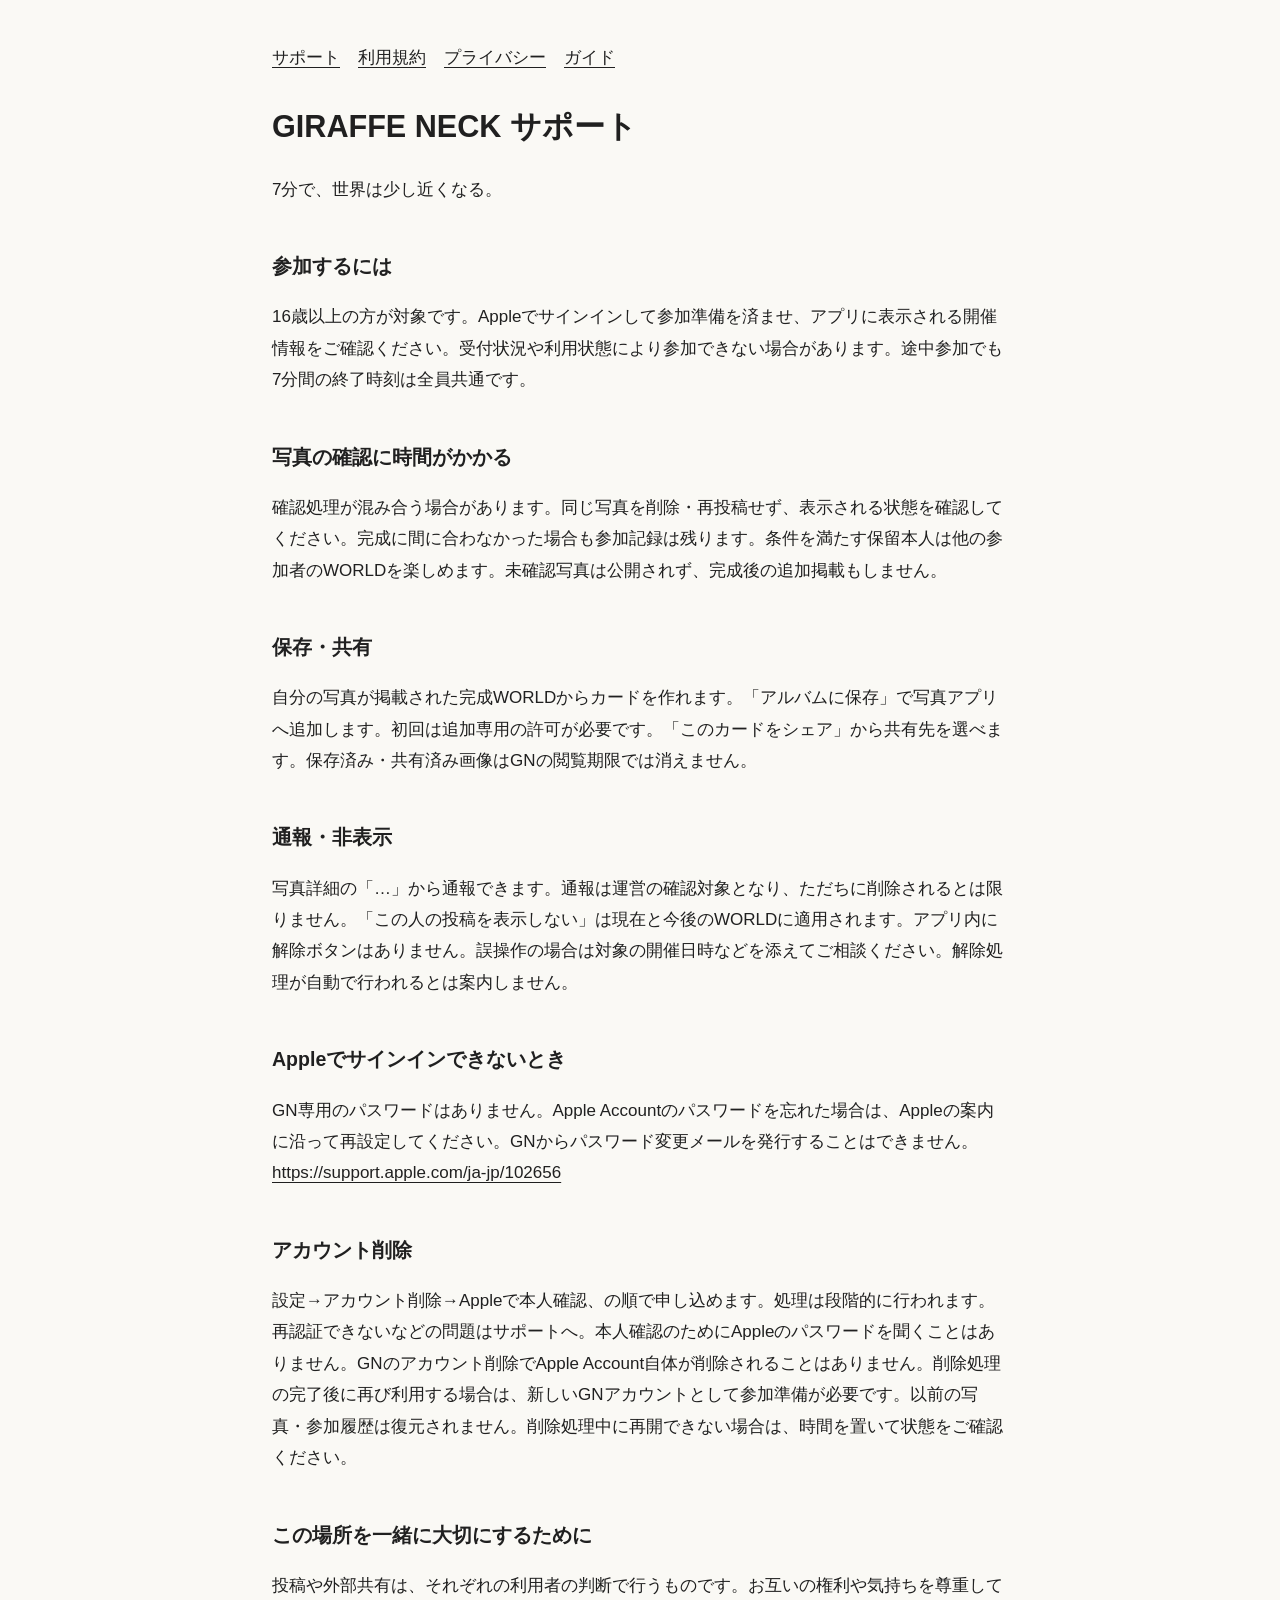
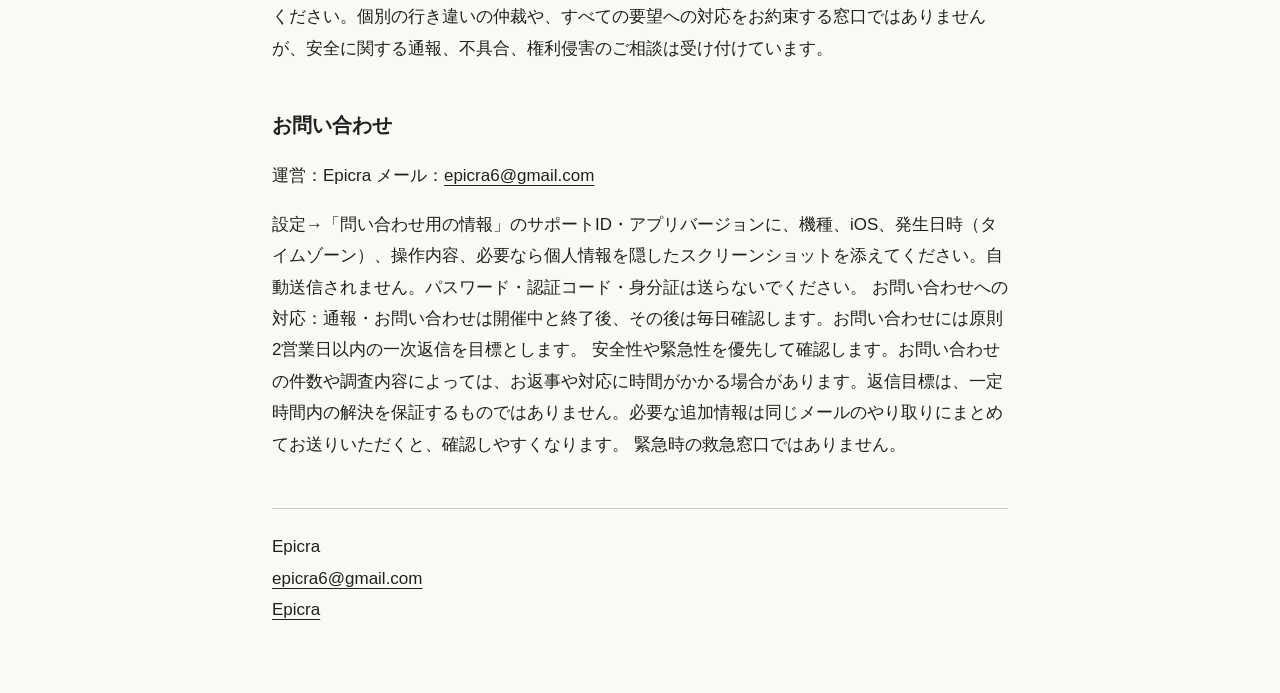
<file: index.html>
<!doctype html><html lang="ja"><head><meta charset="utf-8"><meta name="viewport" content="width=device-width,initial-scale=1"><title>GIRAFFE NECK サポート</title><link rel="stylesheet" href="style.css"></head><body><a class="skip" href="#content">本文へ</a><main><nav aria-label="規約とサポート"><a href="index.html">サポート</a><a href="terms.html">利用規約</a><a href="privacy.html">プライバシー</a><a href="community.html">ガイド</a></nav><article id="content"><h1>GIRAFFE NECK サポート</h1><p>7分で、世界は少し近くなる。</p><h2>参加するには</h2><p>16歳以上の方が対象です。Appleでサインインして参加準備を済ませ、アプリに表示される開催情報をご確認ください。受付状況や利用状態により参加できない場合があります。途中参加でも7分間の終了時刻は全員共通です。</p><h2>写真の確認に時間がかかる</h2><p>確認処理が混み合う場合があります。同じ写真を削除・再投稿せず、表示される状態を確認してください。完成に間に合わなかった場合も参加記録は残ります。条件を満たす保留本人は他の参加者のWORLDを楽しめます。未確認写真は公開されず、完成後の追加掲載もしません。</p><h2>保存・共有</h2><p>自分の写真が掲載された完成WORLDからカードを作れます。「アルバムに保存」で写真アプリへ追加します。初回は追加専用の許可が必要です。「このカードをシェア」から共有先を選べます。保存済み・共有済み画像はGNの閲覧期限では消えません。</p><h2>通報・非表示</h2><p>写真詳細の「…」から通報できます。通報は運営の確認対象となり、ただちに削除されるとは限りません。「この人の投稿を表示しない」は現在と今後のWORLDに適用されます。アプリ内に解除ボタンはありません。誤操作の場合は対象の開催日時などを添えてご相談ください。解除処理が自動で行われるとは案内しません。</p><h2>Appleでサインインできないとき</h2><p>GN専用のパスワードはありません。Apple Accountのパスワードを忘れた場合は、Appleの案内に沿って再設定してください。GNからパスワード変更メールを発行することはできません。 <a href="https://support.apple.com/ja-jp/102656">https://support.apple.com/ja-jp/102656</a></p><h2>アカウント削除</h2><p>設定→アカウント削除→Appleで本人確認、の順で申し込めます。処理は段階的に行われます。再認証できないなどの問題はサポートへ。本人確認のためにAppleのパスワードを聞くことはありません。GNのアカウント削除でApple Account自体が削除されることはありません。削除処理の完了後に再び利用する場合は、新しいGNアカウントとして参加準備が必要です。以前の写真・参加履歴は復元されません。削除処理中に再開できない場合は、時間を置いて状態をご確認ください。</p><h2>この場所を一緒に大切にするために</h2><p>投稿や外部共有は、それぞれの利用者の判断で行うものです。お互いの権利や気持ちを尊重してください。個別の行き違いの仲裁や、すべての要望への対応をお約束する窓口ではありませんが、安全に関する通報、不具合、権利侵害のご相談は受け付けています。</p><h2>お問い合わせ</h2><p>運営：Epicra メール：<a href="mailto:epicra6@gmail.com">epicra6@gmail.com</a></p><p>設定→「問い合わせ用の情報」のサポートID・アプリバージョンに、機種、iOS、発生日時（タイムゾーン）、操作内容、必要なら個人情報を隠したスクリーンショットを添えてください。自動送信されません。パスワード・認証コード・身分証は送らないでください。 お問い合わせへの対応：通報・お問い合わせは開催中と終了後、その後は毎日確認します。お問い合わせには原則2営業日以内の一次返信を目標とします。 安全性や緊急性を優先して確認します。お問い合わせの件数や調査内容によっては、お返事や対応に時間がかかる場合があります。返信目標は、一定時間内の解決を保証するものではありません。必要な追加情報は同じメールのやり取りにまとめてお送りいただくと、確認しやすくなります。 緊急時の救急窓口ではありません。</p></article><footer>Epicra<br><a href="mailto:epicra6@gmail.com">epicra6@gmail.com</a><br><a href="https://epicra6.github.io/epicra/">Epicra</a></footer></main></body></html>
</file>
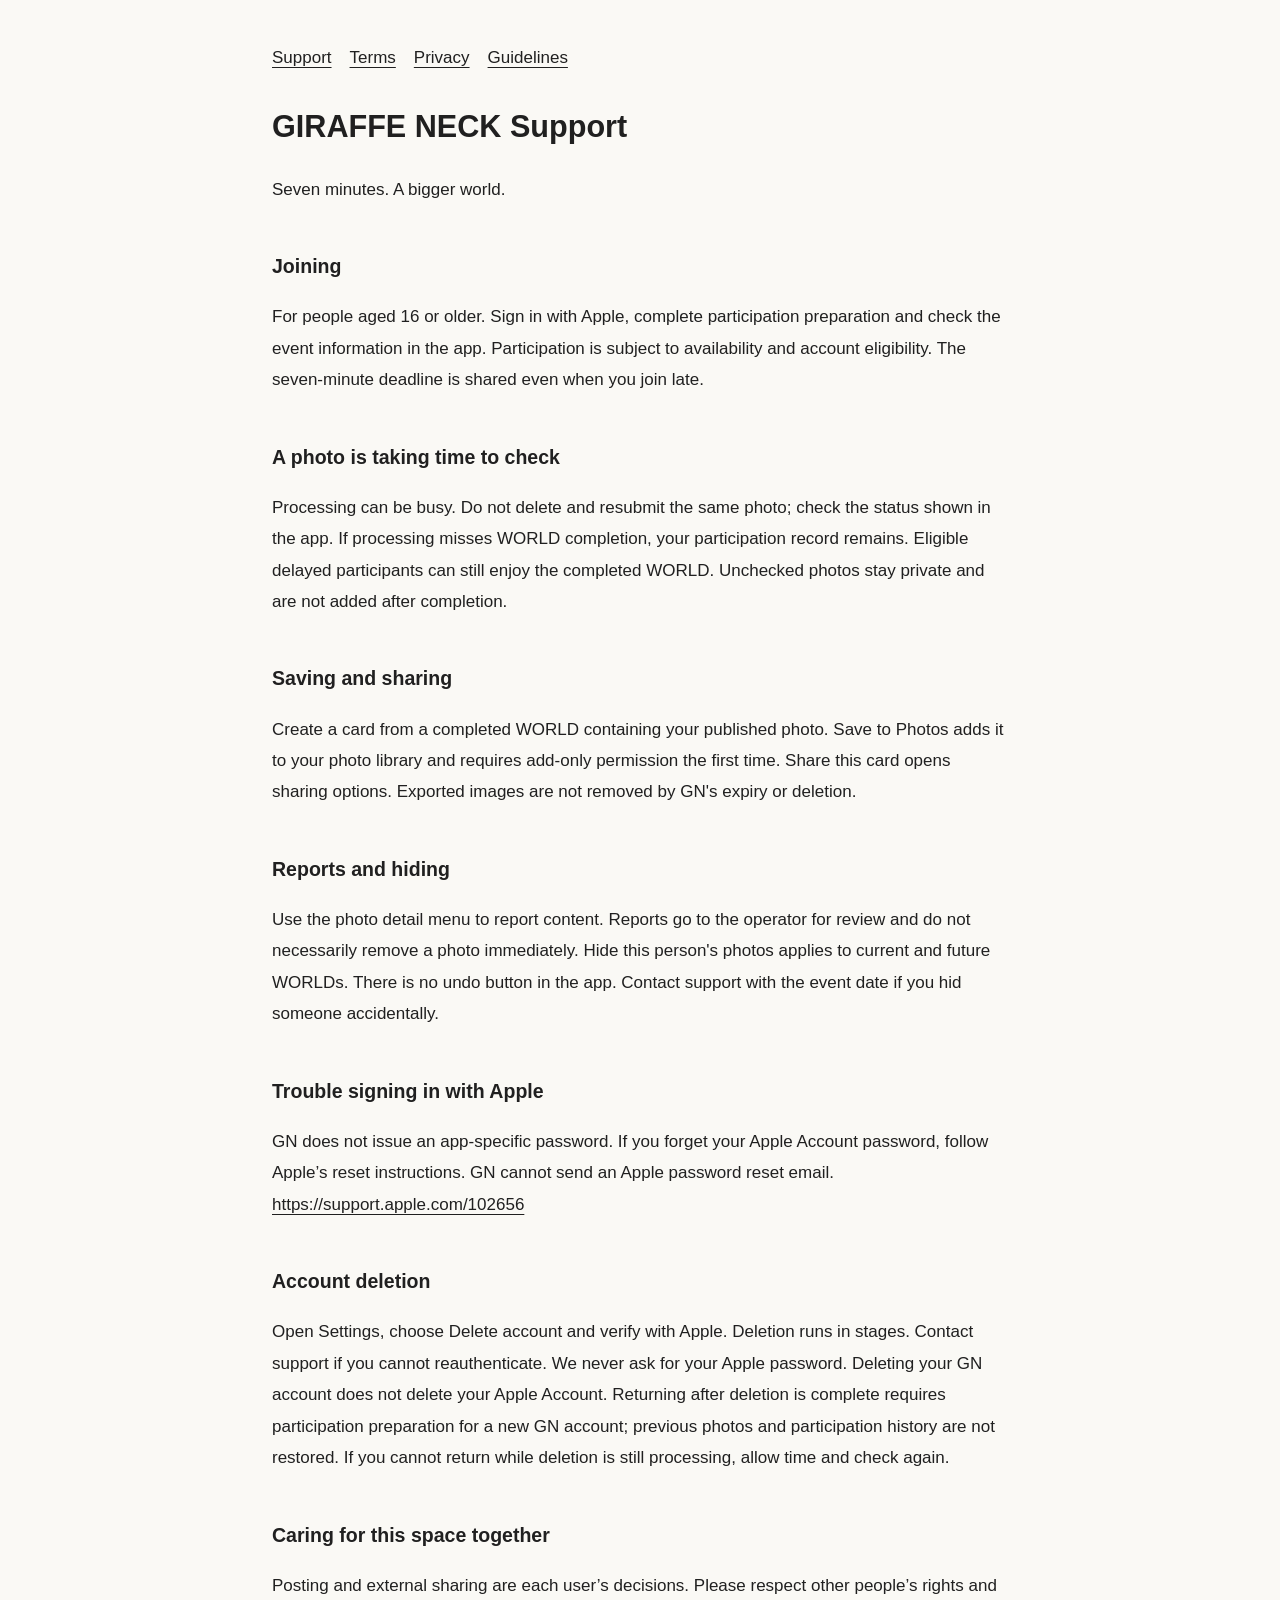
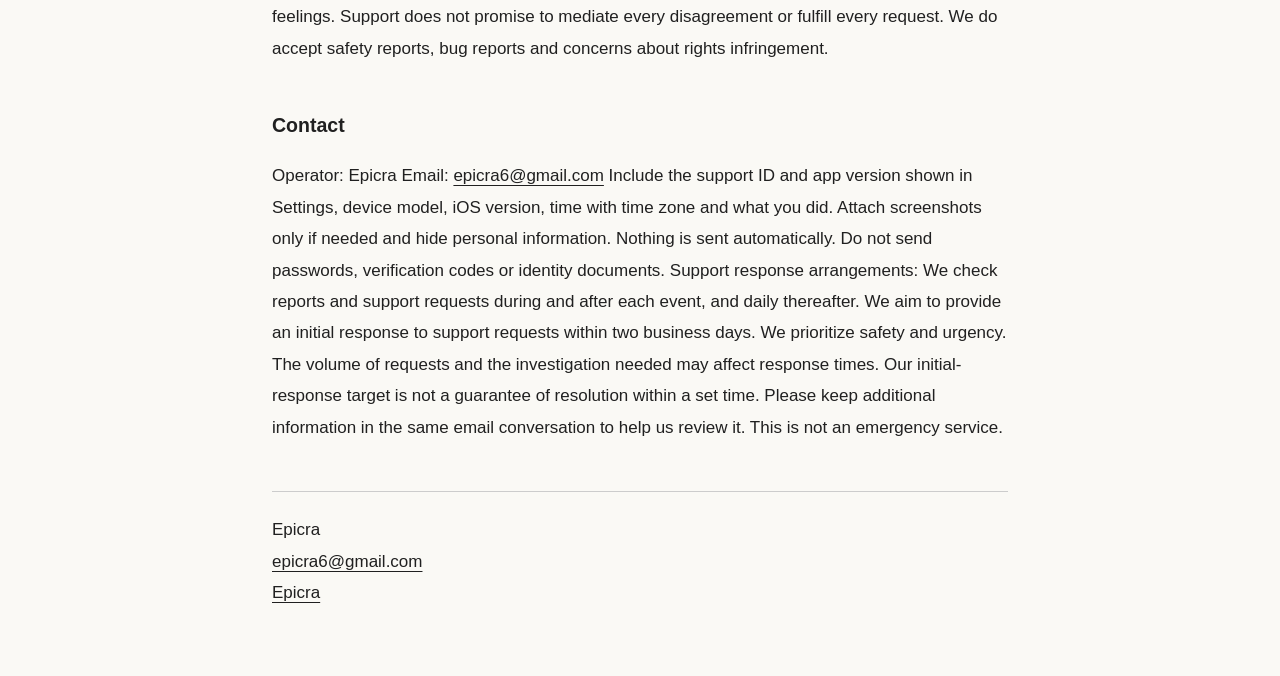
<file: en/index.html>
<!doctype html><html lang="en"><head><meta charset="utf-8"><meta name="viewport" content="width=device-width,initial-scale=1"><title>GIRAFFE NECK Support</title><link rel="stylesheet" href="../style.css"></head><body><a class="skip" href="#content">Skip to content</a><main><nav aria-label="Legal and support"><a href="index.html">Support</a><a href="terms.html">Terms</a><a href="privacy.html">Privacy</a><a href="community.html">Guidelines</a></nav><article id="content"><h1>GIRAFFE NECK Support</h1><p>Seven minutes. A bigger world.</p><h2>Joining</h2><p>For people aged 16 or older. Sign in with Apple, complete participation preparation and check the event information in the app. Participation is subject to availability and account eligibility. The seven-minute deadline is shared even when you join late.</p><h2>A photo is taking time to check</h2><p>Processing can be busy. Do not delete and resubmit the same photo; check the status shown in the app. If processing misses WORLD completion, your participation record remains. Eligible delayed participants can still enjoy the completed WORLD. Unchecked photos stay private and are not added after completion.</p><h2>Saving and sharing</h2><p>Create a card from a completed WORLD containing your published photo. Save to Photos adds it to your photo library and requires add-only permission the first time. Share this card opens sharing options. Exported images are not removed by GN&#x27;s expiry or deletion.</p><h2>Reports and hiding</h2><p>Use the photo detail menu to report content. Reports go to the operator for review and do not necessarily remove a photo immediately. Hide this person&#x27;s photos applies to current and future WORLDs. There is no undo button in the app. Contact support with the event date if you hid someone accidentally.</p><h2>Trouble signing in with Apple</h2><p>GN does not issue an app-specific password. If you forget your Apple Account password, follow Apple’s reset instructions. GN cannot send an Apple password reset email. <a href="https://support.apple.com/102656">https://support.apple.com/102656</a></p><h2>Account deletion</h2><p>Open Settings, choose Delete account and verify with Apple. Deletion runs in stages. Contact support if you cannot reauthenticate. We never ask for your Apple password. Deleting your GN account does not delete your Apple Account. Returning after deletion is complete requires participation preparation for a new GN account; previous photos and participation history are not restored. If you cannot return while deletion is still processing, allow time and check again.</p><h2>Caring for this space together</h2><p>Posting and external sharing are each user’s decisions. Please respect other people’s rights and feelings. Support does not promise to mediate every disagreement or fulfill every request. We do accept safety reports, bug reports and concerns about rights infringement.</p><h2>Contact</h2><p>Operator: Epicra Email: <a href="mailto:epicra6@gmail.com">epicra6@gmail.com</a> Include the support ID and app version shown in Settings, device model, iOS version, time with time zone and what you did. Attach screenshots only if needed and hide personal information. Nothing is sent automatically. Do not send passwords, verification codes or identity documents. Support response arrangements: We check reports and support requests during and after each event, and daily thereafter. We aim to provide an initial response to support requests within two business days. We prioritize safety and urgency. The volume of requests and the investigation needed may affect response times. Our initial-response target is not a guarantee of resolution within a set time. Please keep additional information in the same email conversation to help us review it. This is not an emergency service.</p></article><footer>Epicra<br><a href="mailto:epicra6@gmail.com">epicra6@gmail.com</a><br><a href="https://epicra6.github.io/epicra/">Epicra</a></footer></main></body></html>
</file>
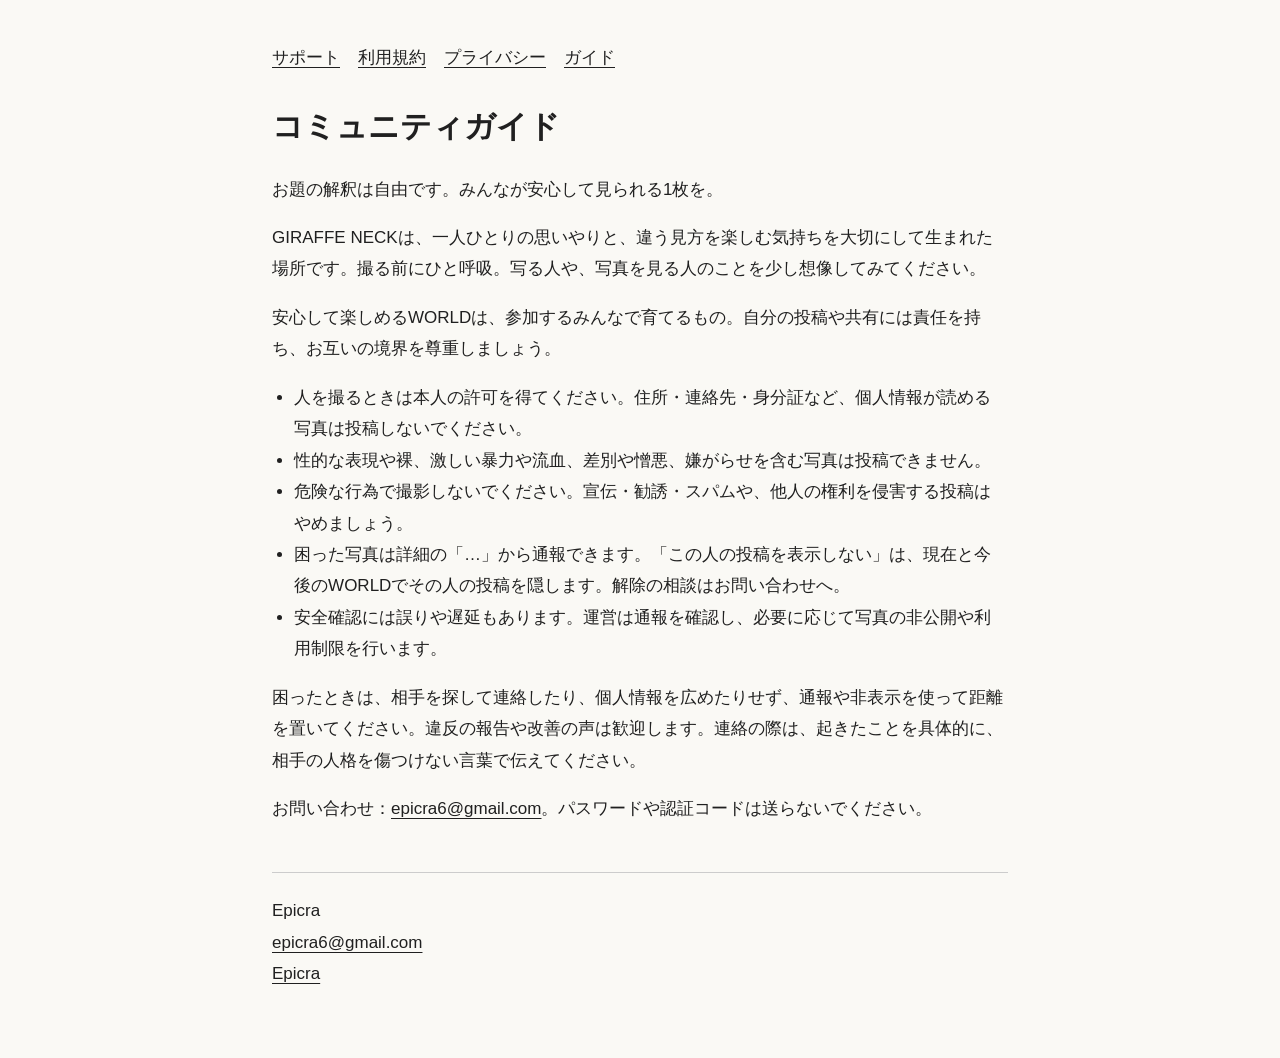
<file: community.html>
<!doctype html><html lang="ja"><head><meta charset="utf-8"><meta name="viewport" content="width=device-width,initial-scale=1"><title>コミュニティガイド</title><link rel="stylesheet" href="style.css"></head><body><a class="skip" href="#content">本文へ</a><main><nav aria-label="規約とサポート"><a href="index.html">サポート</a><a href="terms.html">利用規約</a><a href="privacy.html">プライバシー</a><a href="community.html">ガイド</a></nav><article id="content"><h1>コミュニティガイド</h1><p>お題の解釈は自由です。みんなが安心して見られる1枚を。</p><p>GIRAFFE NECKは、一人ひとりの思いやりと、違う見方を楽しむ気持ちを大切にして生まれた場所です。撮る前にひと呼吸。写る人や、写真を見る人のことを少し想像してみてください。</p><p>安心して楽しめるWORLDは、参加するみんなで育てるもの。自分の投稿や共有には責任を持ち、お互いの境界を尊重しましょう。</p><ul><li>人を撮るときは本人の許可を得てください。住所・連絡先・身分証など、個人情報が読める写真は投稿しないでください。</li><li>性的な表現や裸、激しい暴力や流血、差別や憎悪、嫌がらせを含む写真は投稿できません。</li><li>危険な行為で撮影しないでください。宣伝・勧誘・スパムや、他人の権利を侵害する投稿はやめましょう。</li><li>困った写真は詳細の「…」から通報できます。「この人の投稿を表示しない」は、現在と今後のWORLDでその人の投稿を隠します。解除の相談はお問い合わせへ。</li><li>安全確認には誤りや遅延もあります。運営は通報を確認し、必要に応じて写真の非公開や利用制限を行います。</li></ul><p>困ったときは、相手を探して連絡したり、個人情報を広めたりせず、通報や非表示を使って距離を置いてください。違反の報告や改善の声は歓迎します。連絡の際は、起きたことを具体的に、相手の人格を傷つけない言葉で伝えてください。</p><p>お問い合わせ：<a href="mailto:epicra6@gmail.com">epicra6@gmail.com</a>。パスワードや認証コードは送らないでください。</p></article><footer>Epicra<br><a href="mailto:epicra6@gmail.com">epicra6@gmail.com</a><br><a href="https://epicra6.github.io/epicra/">Epicra</a></footer></main></body></html>
</file>
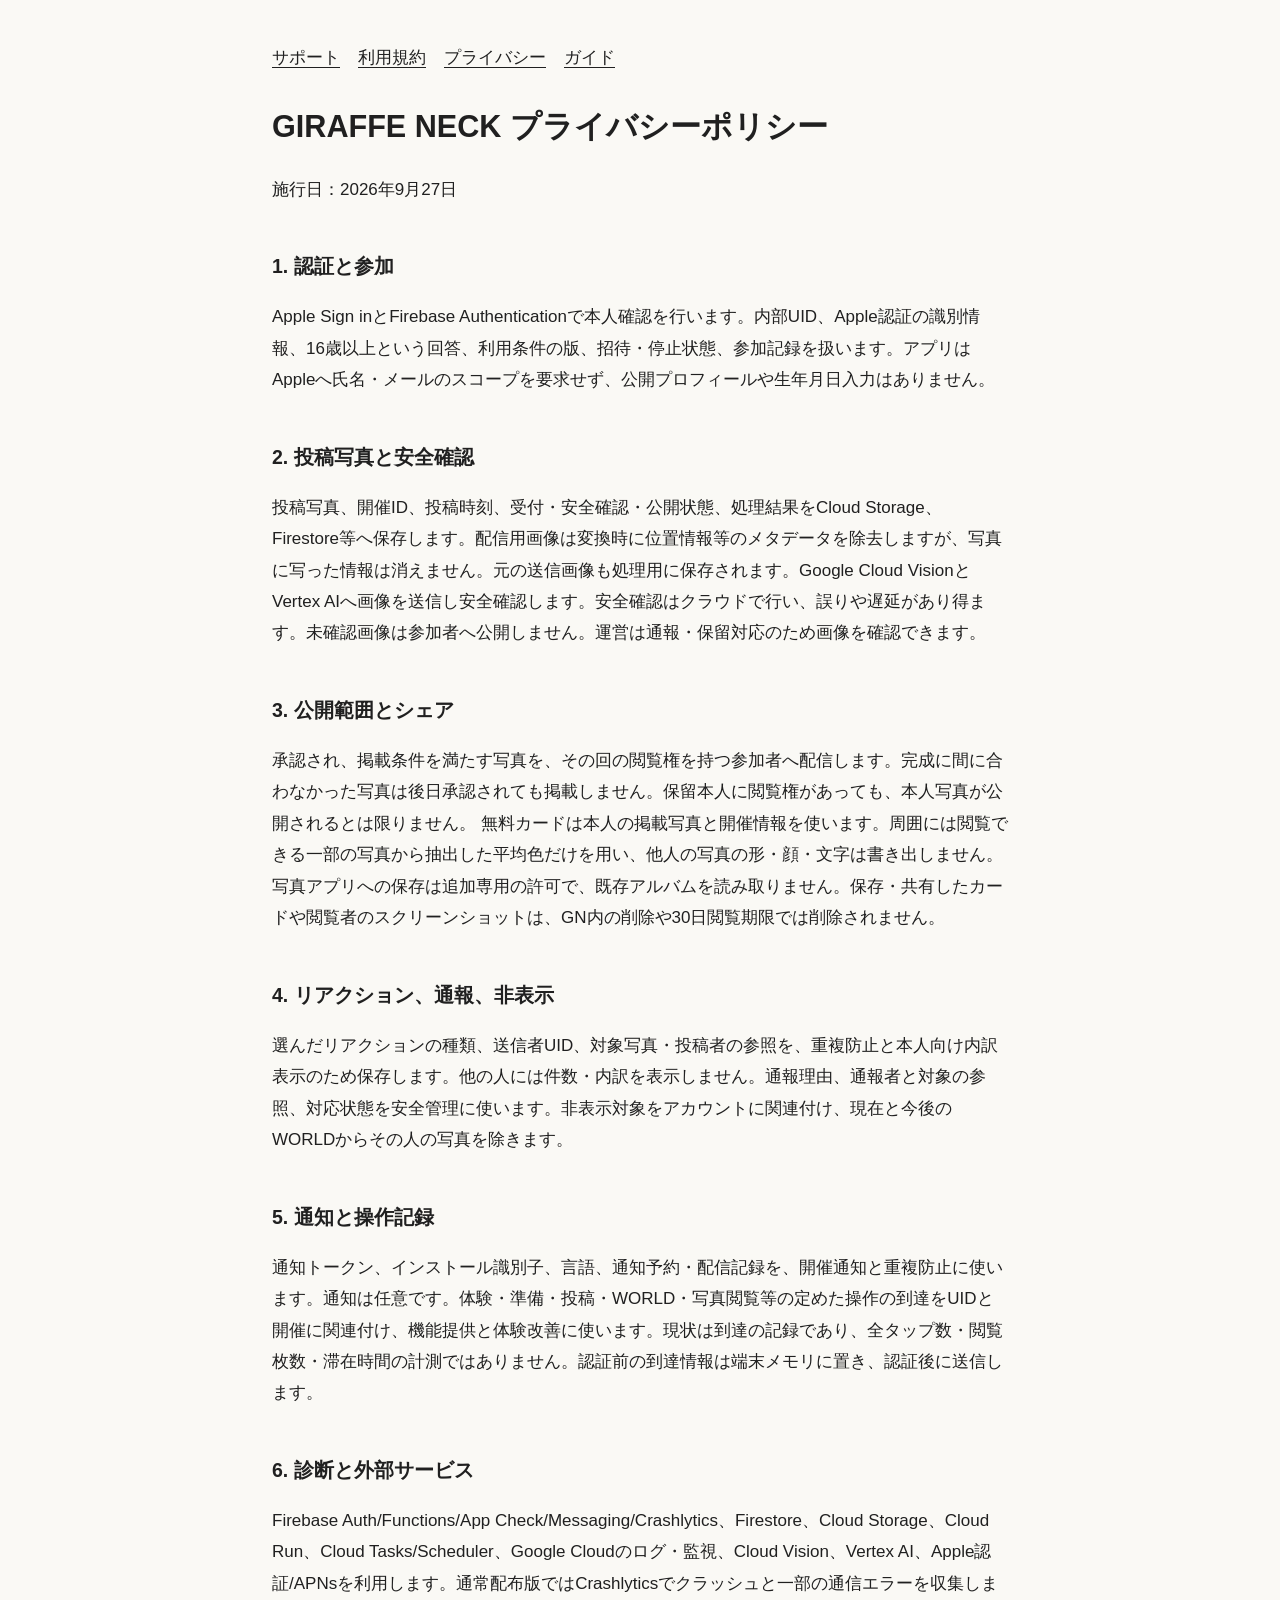
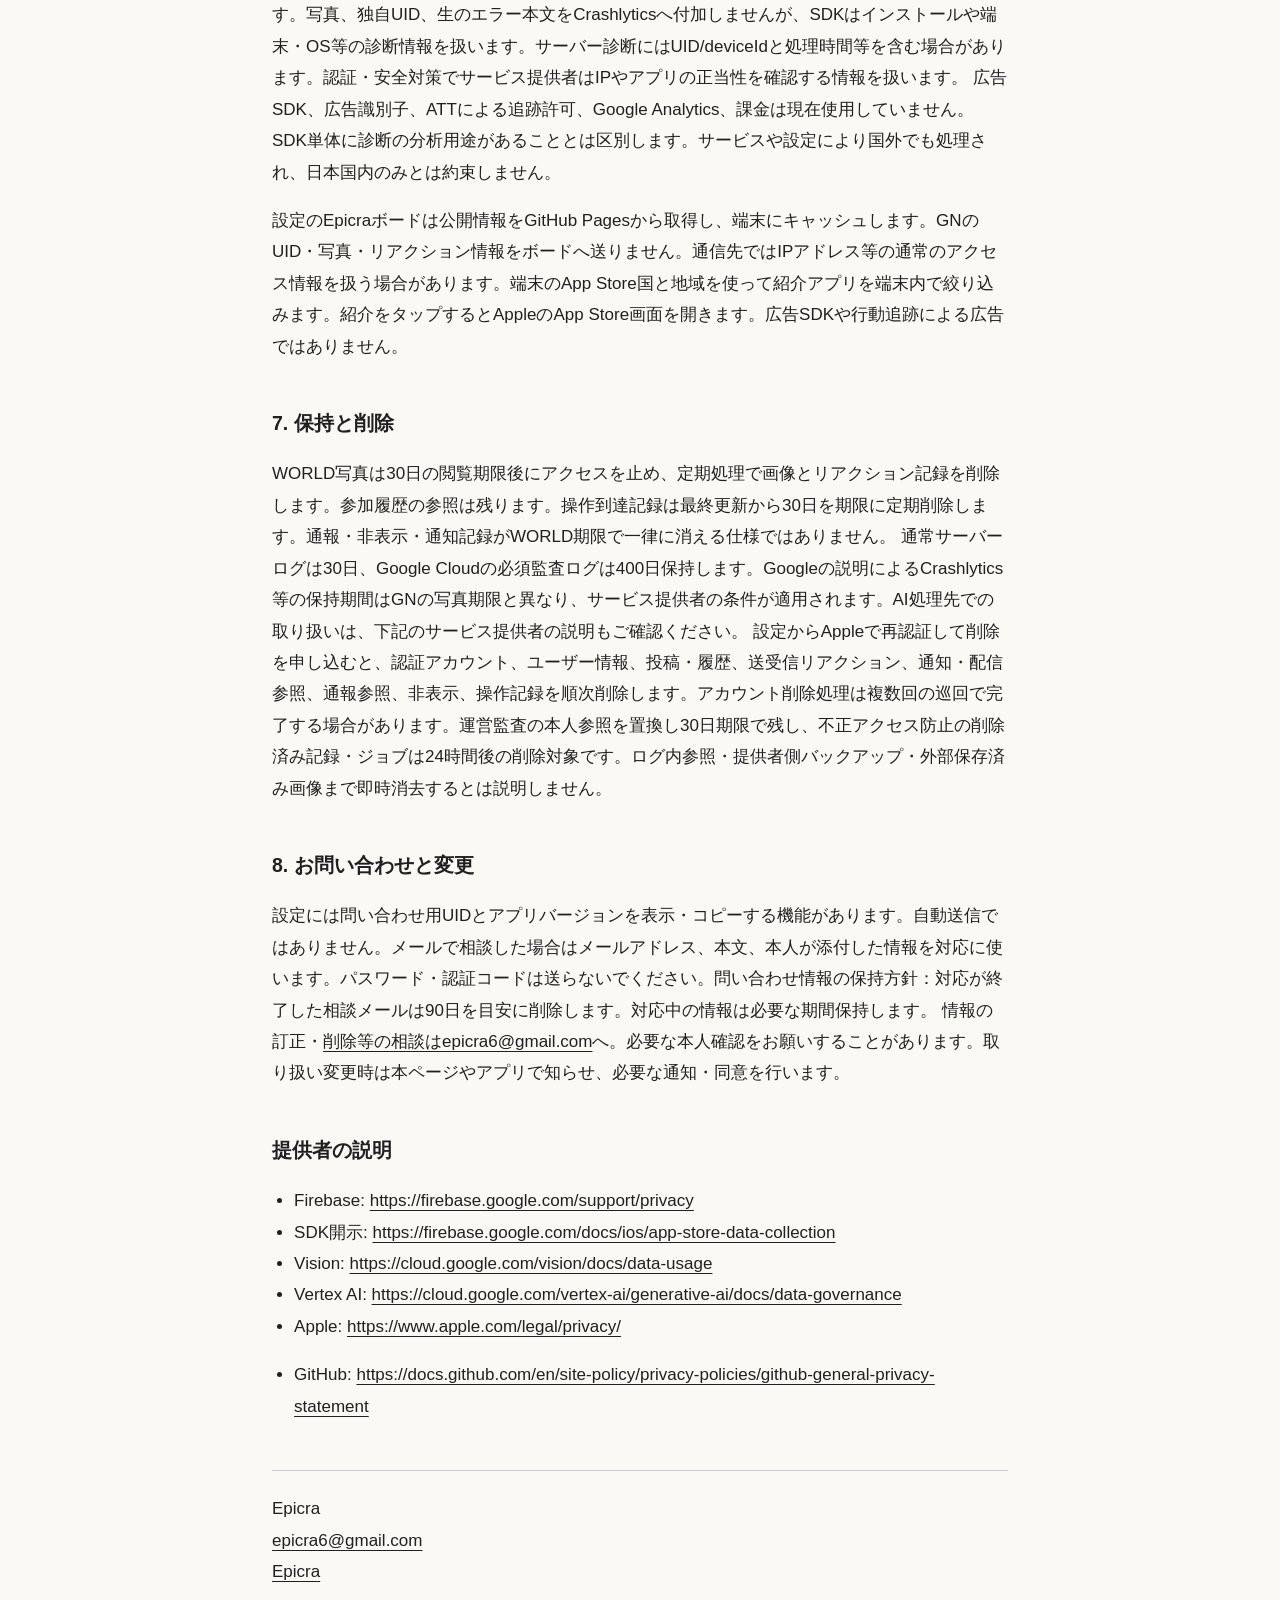
<file: privacy.html>
<!doctype html><html lang="ja"><head><meta charset="utf-8"><meta name="viewport" content="width=device-width,initial-scale=1"><title>GIRAFFE NECK プライバシーポリシー</title><link rel="stylesheet" href="style.css"></head><body><a class="skip" href="#content">本文へ</a><main><nav aria-label="規約とサポート"><a href="index.html">サポート</a><a href="terms.html">利用規約</a><a href="privacy.html">プライバシー</a><a href="community.html">ガイド</a></nav><article id="content"><h1>GIRAFFE NECK プライバシーポリシー</h1><p>施行日：2026年9月27日</p><h2>1. 認証と参加</h2><p>Apple Sign inとFirebase Authenticationで本人確認を行います。内部UID、Apple認証の識別情報、16歳以上という回答、利用条件の版、招待・停止状態、参加記録を扱います。アプリはAppleへ氏名・メールのスコープを要求せず、公開プロフィールや生年月日入力はありません。</p><h2>2. 投稿写真と安全確認</h2><p>投稿写真、開催ID、投稿時刻、受付・安全確認・公開状態、処理結果をCloud Storage、Firestore等へ保存します。配信用画像は変換時に位置情報等のメタデータを除去しますが、写真に写った情報は消えません。元の送信画像も処理用に保存されます。Google Cloud VisionとVertex AIへ画像を送信し安全確認します。安全確認はクラウドで行い、誤りや遅延があり得ます。未確認画像は参加者へ公開しません。運営は通報・保留対応のため画像を確認できます。</p><h2>3. 公開範囲とシェア</h2><p>承認され、掲載条件を満たす写真を、その回の閲覧権を持つ参加者へ配信します。完成に間に合わなかった写真は後日承認されても掲載しません。保留本人に閲覧権があっても、本人写真が公開されるとは限りません。 無料カードは本人の掲載写真と開催情報を使います。周囲には閲覧できる一部の写真から抽出した平均色だけを用い、他人の写真の形・顔・文字は書き出しません。写真アプリへの保存は追加専用の許可で、既存アルバムを読み取りません。保存・共有したカードや閲覧者のスクリーンショットは、GN内の削除や30日閲覧期限では削除されません。</p><h2>4. リアクション、通報、非表示</h2><p>選んだリアクションの種類、送信者UID、対象写真・投稿者の参照を、重複防止と本人向け内訳表示のため保存します。他の人には件数・内訳を表示しません。通報理由、通報者と対象の参照、対応状態を安全管理に使います。非表示対象をアカウントに関連付け、現在と今後のWORLDからその人の写真を除きます。</p><h2>5. 通知と操作記録</h2><p>通知トークン、インストール識別子、言語、通知予約・配信記録を、開催通知と重複防止に使います。通知は任意です。体験・準備・投稿・WORLD・写真閲覧等の定めた操作の到達をUIDと開催に関連付け、機能提供と体験改善に使います。現状は到達の記録であり、全タップ数・閲覧枚数・滞在時間の計測ではありません。認証前の到達情報は端末メモリに置き、認証後に送信します。</p><h2>6. 診断と外部サービス</h2><p>Firebase Auth/Functions/App Check/Messaging/Crashlytics、Firestore、Cloud Storage、Cloud Run、Cloud Tasks/Scheduler、Google Cloudのログ・監視、Cloud Vision、Vertex AI、Apple認証/APNsを利用します。通常配布版ではCrashlyticsでクラッシュと一部の通信エラーを収集します。写真、独自UID、生のエラー本文をCrashlyticsへ付加しませんが、SDKはインストールや端末・OS等の診断情報を扱います。サーバー診断にはUID/deviceIdと処理時間等を含む場合があります。認証・安全対策でサービス提供者はIPやアプリの正当性を確認する情報を扱います。 広告SDK、広告識別子、ATTによる追跡許可、Google Analytics、課金は現在使用していません。SDK単体に診断の分析用途があることとは区別します。サービスや設定により国外でも処理され、日本国内のみとは約束しません。</p><p>設定のEpicraボードは公開情報をGitHub Pagesから取得し、端末にキャッシュします。GNのUID・写真・リアクション情報をボードへ送りません。通信先ではIPアドレス等の通常のアクセス情報を扱う場合があります。端末のApp Store国と地域を使って紹介アプリを端末内で絞り込みます。紹介をタップするとAppleのApp Store画面を開きます。広告SDKや行動追跡による広告ではありません。</p><h2>7. 保持と削除</h2><p>WORLD写真は30日の閲覧期限後にアクセスを止め、定期処理で画像とリアクション記録を削除します。参加履歴の参照は残ります。操作到達記録は最終更新から30日を期限に定期削除します。通報・非表示・通知記録がWORLD期限で一律に消える仕様ではありません。 通常サーバーログは30日、Google Cloudの必須監査ログは400日保持します。Googleの説明によるCrashlytics等の保持期間はGNの写真期限と異なり、サービス提供者の条件が適用されます。AI処理先での取り扱いは、下記のサービス提供者の説明もご確認ください。 設定からAppleで再認証して削除を申し込むと、認証アカウント、ユーザー情報、投稿・履歴、送受信リアクション、通知・配信参照、通報参照、非表示、操作記録を順次削除します。アカウント削除処理は複数回の巡回で完了する場合があります。運営監査の本人参照を置換し30日期限で残し、不正アクセス防止の削除済み記録・ジョブは24時間後の削除対象です。ログ内参照・提供者側バックアップ・外部保存済み画像まで即時消去するとは説明しません。</p><h2>8. お問い合わせと変更</h2><p>設定には問い合わせ用UIDとアプリバージョンを表示・コピーする機能があります。自動送信ではありません。メールで相談した場合はメールアドレス、本文、本人が添付した情報を対応に使います。パスワード・認証コードは送らないでください。問い合わせ情報の保持方針：対応が終了した相談メールは90日を目安に削除します。対応中の情報は必要な期間保持します。 情報の訂正・<a href="mailto:削除等の相談はepicra6@gmail.com">削除等の相談はepicra6@gmail.com</a>へ。必要な本人確認をお願いすることがあります。取り扱い変更時は本ページやアプリで知らせ、必要な通知・同意を行います。</p><h2>提供者の説明</h2><ul><li>Firebase: <a href="https://firebase.google.com/support/privacy">https://firebase.google.com/support/privacy</a></li><li>SDK開示: <a href="https://firebase.google.com/docs/ios/app-store-data-collection">https://firebase.google.com/docs/ios/app-store-data-collection</a></li><li>Vision: <a href="https://cloud.google.com/vision/docs/data-usage">https://cloud.google.com/vision/docs/data-usage</a></li><li>Vertex AI: <a href="https://cloud.google.com/vertex-ai/generative-ai/docs/data-governance">https://cloud.google.com/vertex-ai/generative-ai/docs/data-governance</a></li><li>Apple: <a href="https://www.apple.com/legal/privacy/">https://www.apple.com/legal/privacy/</a></li></ul><ul><li>GitHub: <a href="https://docs.github.com/en/site-policy/privacy-policies/github-general-privacy-statement">https://docs.github.com/en/site-policy/privacy-policies/github-general-privacy-statement</a></li></ul></article><footer>Epicra<br><a href="mailto:epicra6@gmail.com">epicra6@gmail.com</a><br><a href="https://epicra6.github.io/epicra/">Epicra</a></footer></main></body></html>
</file>
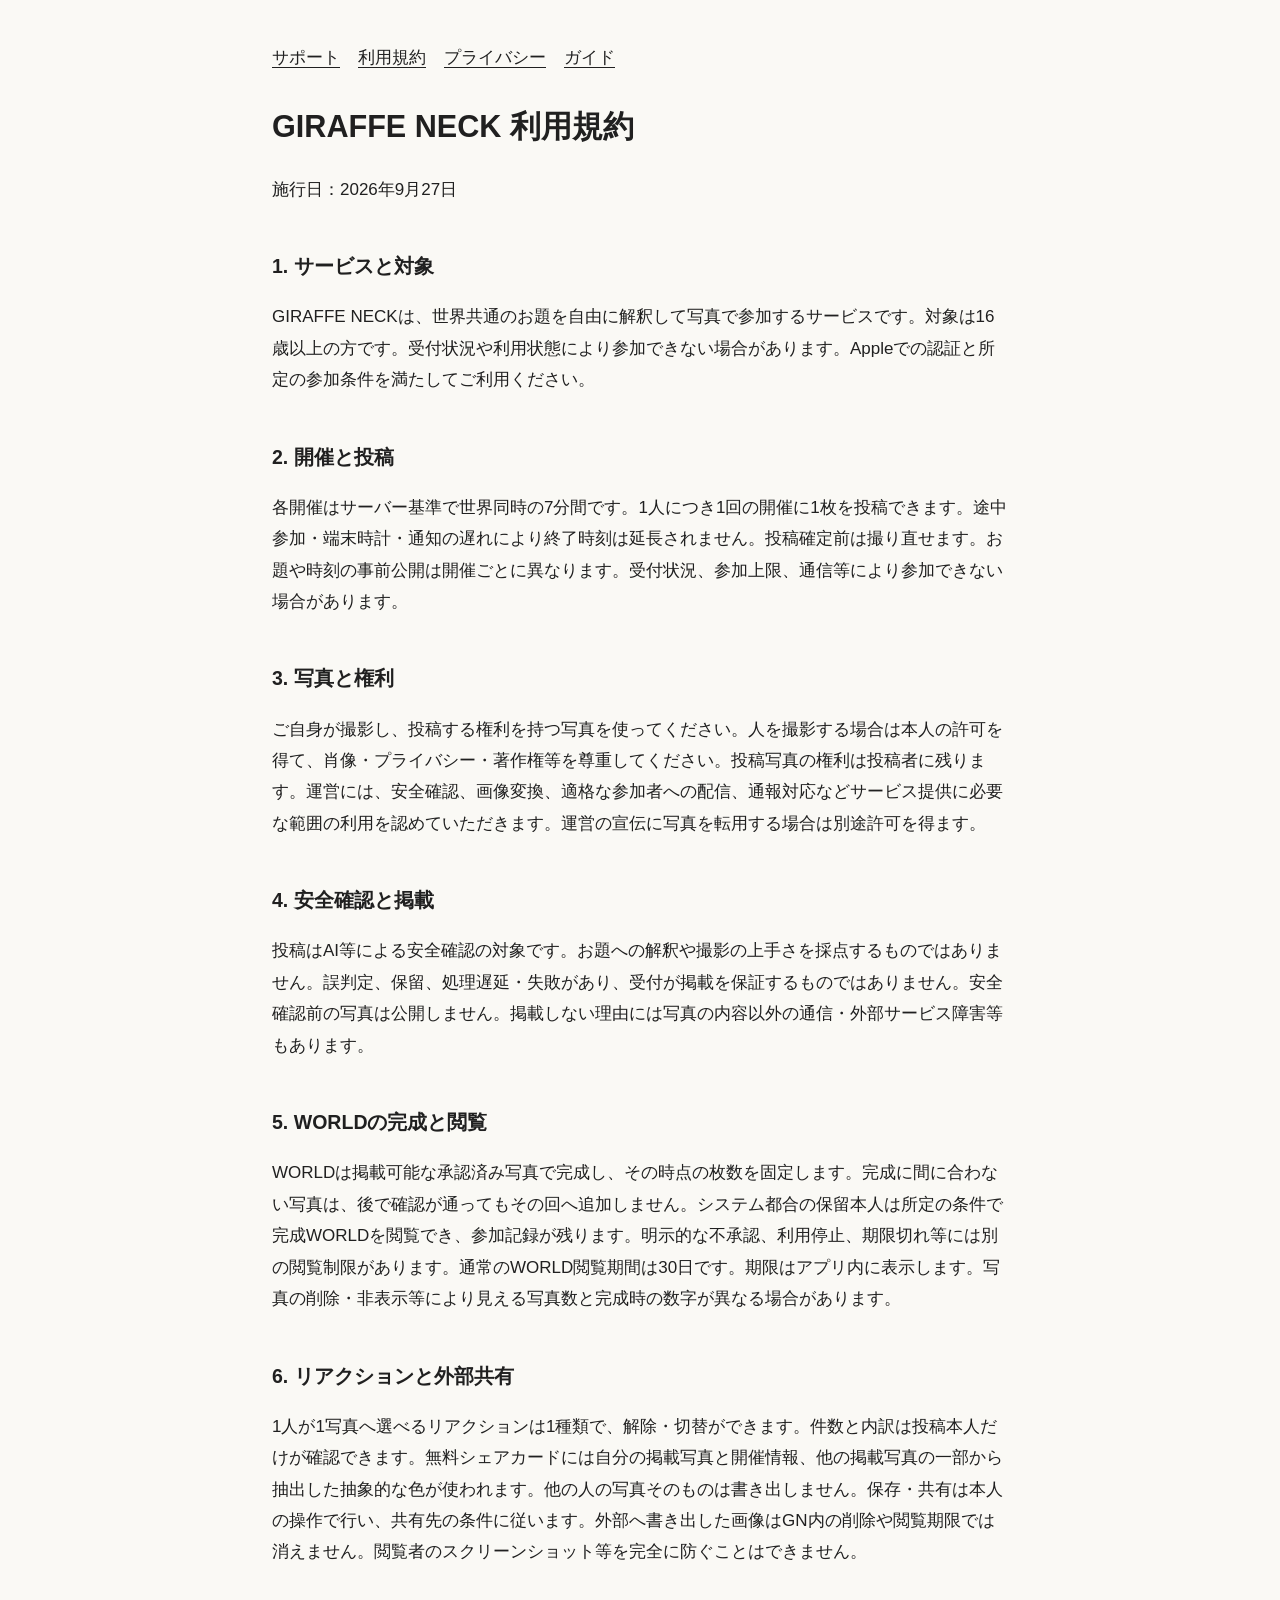
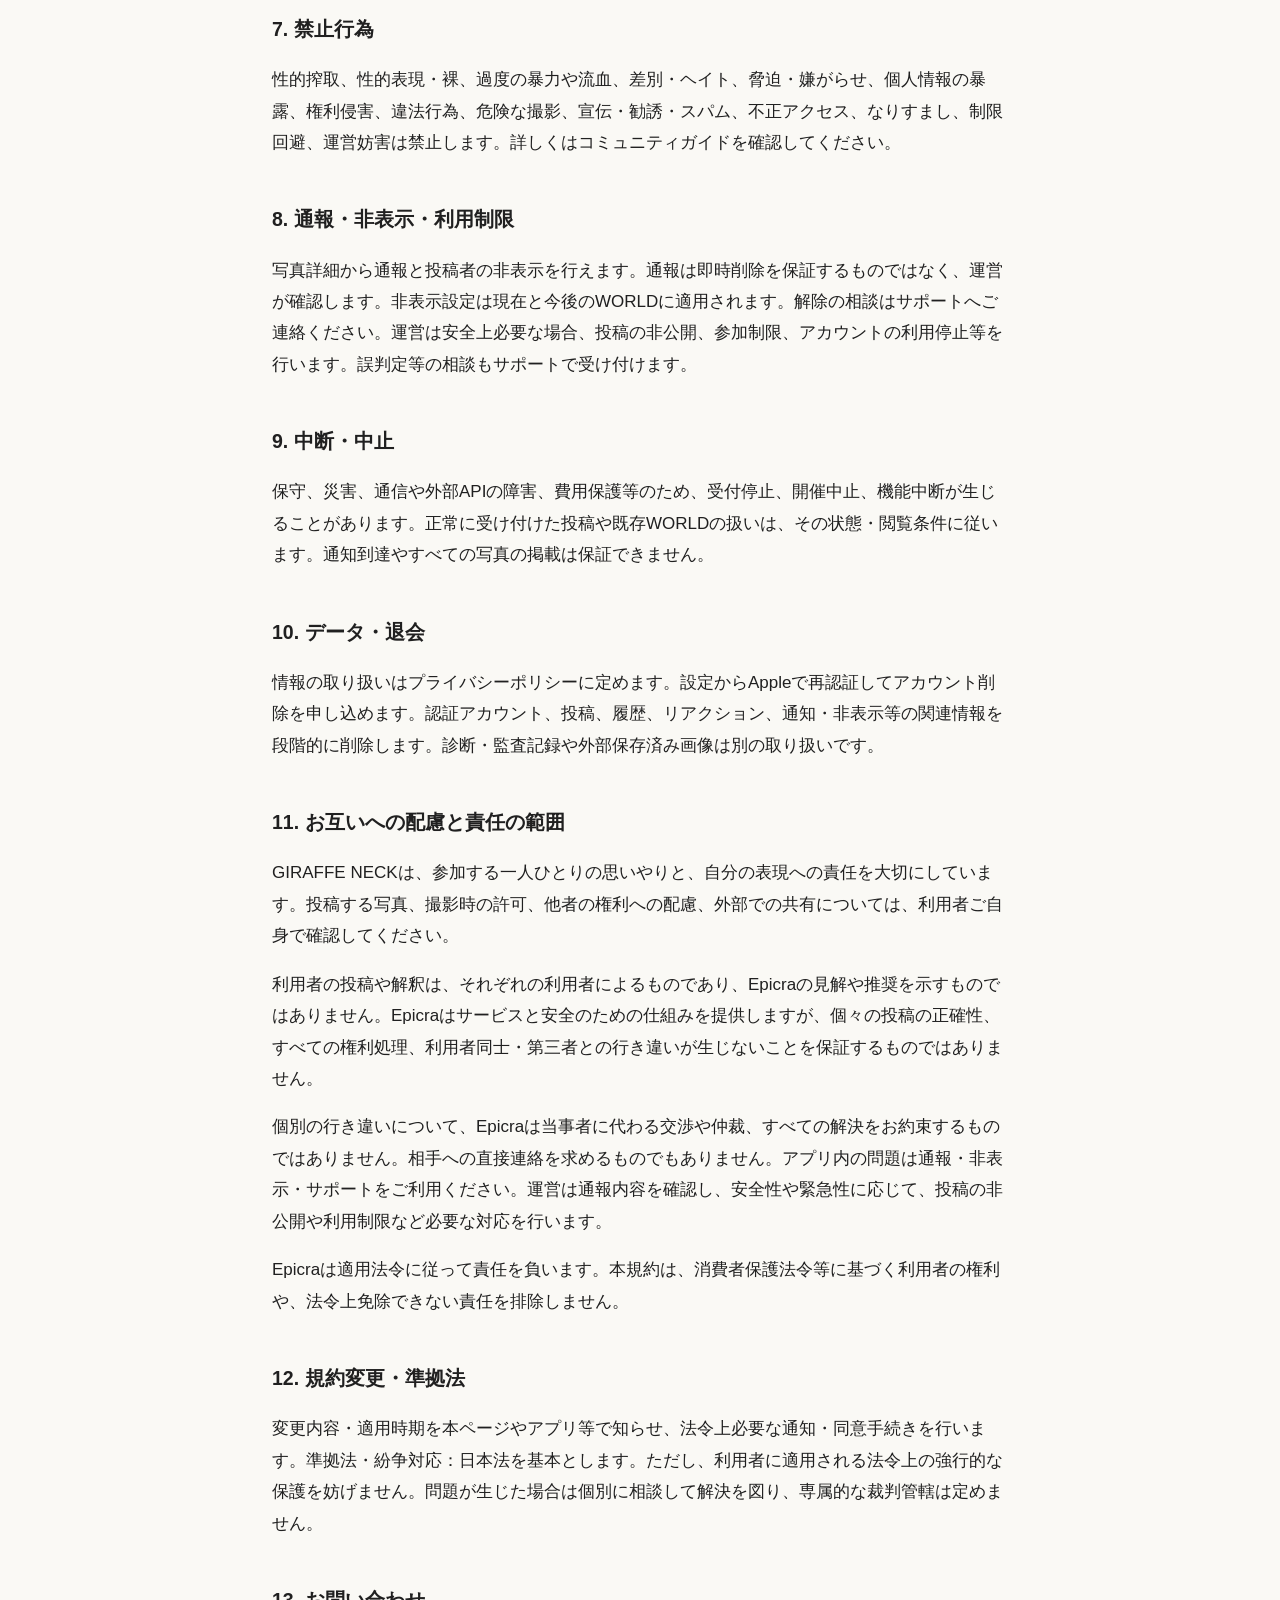
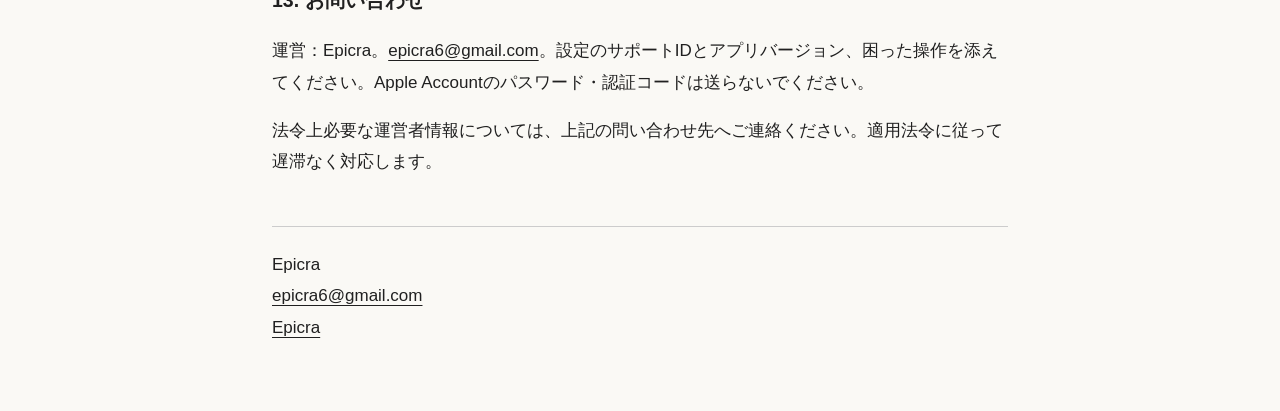
<file: terms.html>
<!doctype html><html lang="ja"><head><meta charset="utf-8"><meta name="viewport" content="width=device-width,initial-scale=1"><title>GIRAFFE NECK 利用規約</title><link rel="stylesheet" href="style.css"></head><body><a class="skip" href="#content">本文へ</a><main><nav aria-label="規約とサポート"><a href="index.html">サポート</a><a href="terms.html">利用規約</a><a href="privacy.html">プライバシー</a><a href="community.html">ガイド</a></nav><article id="content"><h1>GIRAFFE NECK 利用規約</h1><p>施行日：2026年9月27日</p><h2>1. サービスと対象</h2><p>GIRAFFE NECKは、世界共通のお題を自由に解釈して写真で参加するサービスです。対象は16歳以上の方です。受付状況や利用状態により参加できない場合があります。Appleでの認証と所定の参加条件を満たしてご利用ください。</p><h2>2. 開催と投稿</h2><p>各開催はサーバー基準で世界同時の7分間です。1人につき1回の開催に1枚を投稿できます。途中参加・端末時計・通知の遅れにより終了時刻は延長されません。投稿確定前は撮り直せます。お題や時刻の事前公開は開催ごとに異なります。受付状況、参加上限、通信等により参加できない場合があります。</p><h2>3. 写真と権利</h2><p>ご自身が撮影し、投稿する権利を持つ写真を使ってください。人を撮影する場合は本人の許可を得て、肖像・プライバシー・著作権等を尊重してください。投稿写真の権利は投稿者に残ります。運営には、安全確認、画像変換、適格な参加者への配信、通報対応などサービス提供に必要な範囲の利用を認めていただきます。運営の宣伝に写真を転用する場合は別途許可を得ます。</p><h2>4. 安全確認と掲載</h2><p>投稿はAI等による安全確認の対象です。お題への解釈や撮影の上手さを採点するものではありません。誤判定、保留、処理遅延・失敗があり、受付が掲載を保証するものではありません。安全確認前の写真は公開しません。掲載しない理由には写真の内容以外の通信・外部サービス障害等もあります。</p><h2>5. WORLDの完成と閲覧</h2><p>WORLDは掲載可能な承認済み写真で完成し、その時点の枚数を固定します。完成に間に合わない写真は、後で確認が通ってもその回へ追加しません。システム都合の保留本人は所定の条件で完成WORLDを閲覧でき、参加記録が残ります。明示的な不承認、利用停止、期限切れ等には別の閲覧制限があります。通常のWORLD閲覧期間は30日です。期限はアプリ内に表示します。写真の削除・非表示等により見える写真数と完成時の数字が異なる場合があります。</p><h2>6. リアクションと外部共有</h2><p>1人が1写真へ選べるリアクションは1種類で、解除・切替ができます。件数と内訳は投稿本人だけが確認できます。無料シェアカードには自分の掲載写真と開催情報、他の掲載写真の一部から抽出した抽象的な色が使われます。他の人の写真そのものは書き出しません。保存・共有は本人の操作で行い、共有先の条件に従います。外部へ書き出した画像はGN内の削除や閲覧期限では消えません。閲覧者のスクリーンショット等を完全に防ぐことはできません。</p><h2>7. 禁止行為</h2><p>性的搾取、性的表現・裸、過度の暴力や流血、差別・ヘイト、脅迫・嫌がらせ、個人情報の暴露、権利侵害、違法行為、危険な撮影、宣伝・勧誘・スパム、不正アクセス、なりすまし、制限回避、運営妨害は禁止します。詳しくはコミュニティガイドを確認してください。</p><h2>8. 通報・非表示・利用制限</h2><p>写真詳細から通報と投稿者の非表示を行えます。通報は即時削除を保証するものではなく、運営が確認します。非表示設定は現在と今後のWORLDに適用されます。解除の相談はサポートへご連絡ください。運営は安全上必要な場合、投稿の非公開、参加制限、アカウントの利用停止等を行います。誤判定等の相談もサポートで受け付けます。</p><h2>9. 中断・中止</h2><p>保守、災害、通信や外部APIの障害、費用保護等のため、受付停止、開催中止、機能中断が生じることがあります。正常に受け付けた投稿や既存WORLDの扱いは、その状態・閲覧条件に従います。通知到達やすべての写真の掲載は保証できません。</p><h2>10. データ・退会</h2><p>情報の取り扱いはプライバシーポリシーに定めます。設定からAppleで再認証してアカウント削除を申し込めます。認証アカウント、投稿、履歴、リアクション、通知・非表示等の関連情報を段階的に削除します。診断・監査記録や外部保存済み画像は別の取り扱いです。</p><h2>11. お互いへの配慮と責任の範囲</h2><p>GIRAFFE NECKは、参加する一人ひとりの思いやりと、自分の表現への責任を大切にしています。投稿する写真、撮影時の許可、他者の権利への配慮、外部での共有については、利用者ご自身で確認してください。</p><p>利用者の投稿や解釈は、それぞれの利用者によるものであり、Epicraの見解や推奨を示すものではありません。Epicraはサービスと安全のための仕組みを提供しますが、個々の投稿の正確性、すべての権利処理、利用者同士・第三者との行き違いが生じないことを保証するものではありません。</p><p>個別の行き違いについて、Epicraは当事者に代わる交渉や仲裁、すべての解決をお約束するものではありません。相手への直接連絡を求めるものでもありません。アプリ内の問題は通報・非表示・サポートをご利用ください。運営は通報内容を確認し、安全性や緊急性に応じて、投稿の非公開や利用制限など必要な対応を行います。</p><p>Epicraは適用法令に従って責任を負います。本規約は、消費者保護法令等に基づく利用者の権利や、法令上免除できない責任を排除しません。</p><h2>12. 規約変更・準拠法</h2><p>変更内容・適用時期を本ページやアプリ等で知らせ、法令上必要な通知・同意手続きを行います。準拠法・紛争対応：日本法を基本とします。ただし、利用者に適用される法令上の強行的な保護を妨げません。問題が生じた場合は個別に相談して解決を図り、専属的な裁判管轄は定めません。</p><h2>13. お問い合わせ</h2><p>運営：Epicra。<a href="mailto:epicra6@gmail.com">epicra6@gmail.com</a>。設定のサポートIDとアプリバージョン、困った操作を添えてください。Apple Accountのパスワード・認証コードは送らないでください。</p><p>法令上必要な運営者情報については、上記の問い合わせ先へご連絡ください。適用法令に従って遅滞なく対応します。</p></article><footer>Epicra<br><a href="mailto:epicra6@gmail.com">epicra6@gmail.com</a><br><a href="https://epicra6.github.io/epicra/">Epicra</a></footer></main></body></html>
</file>
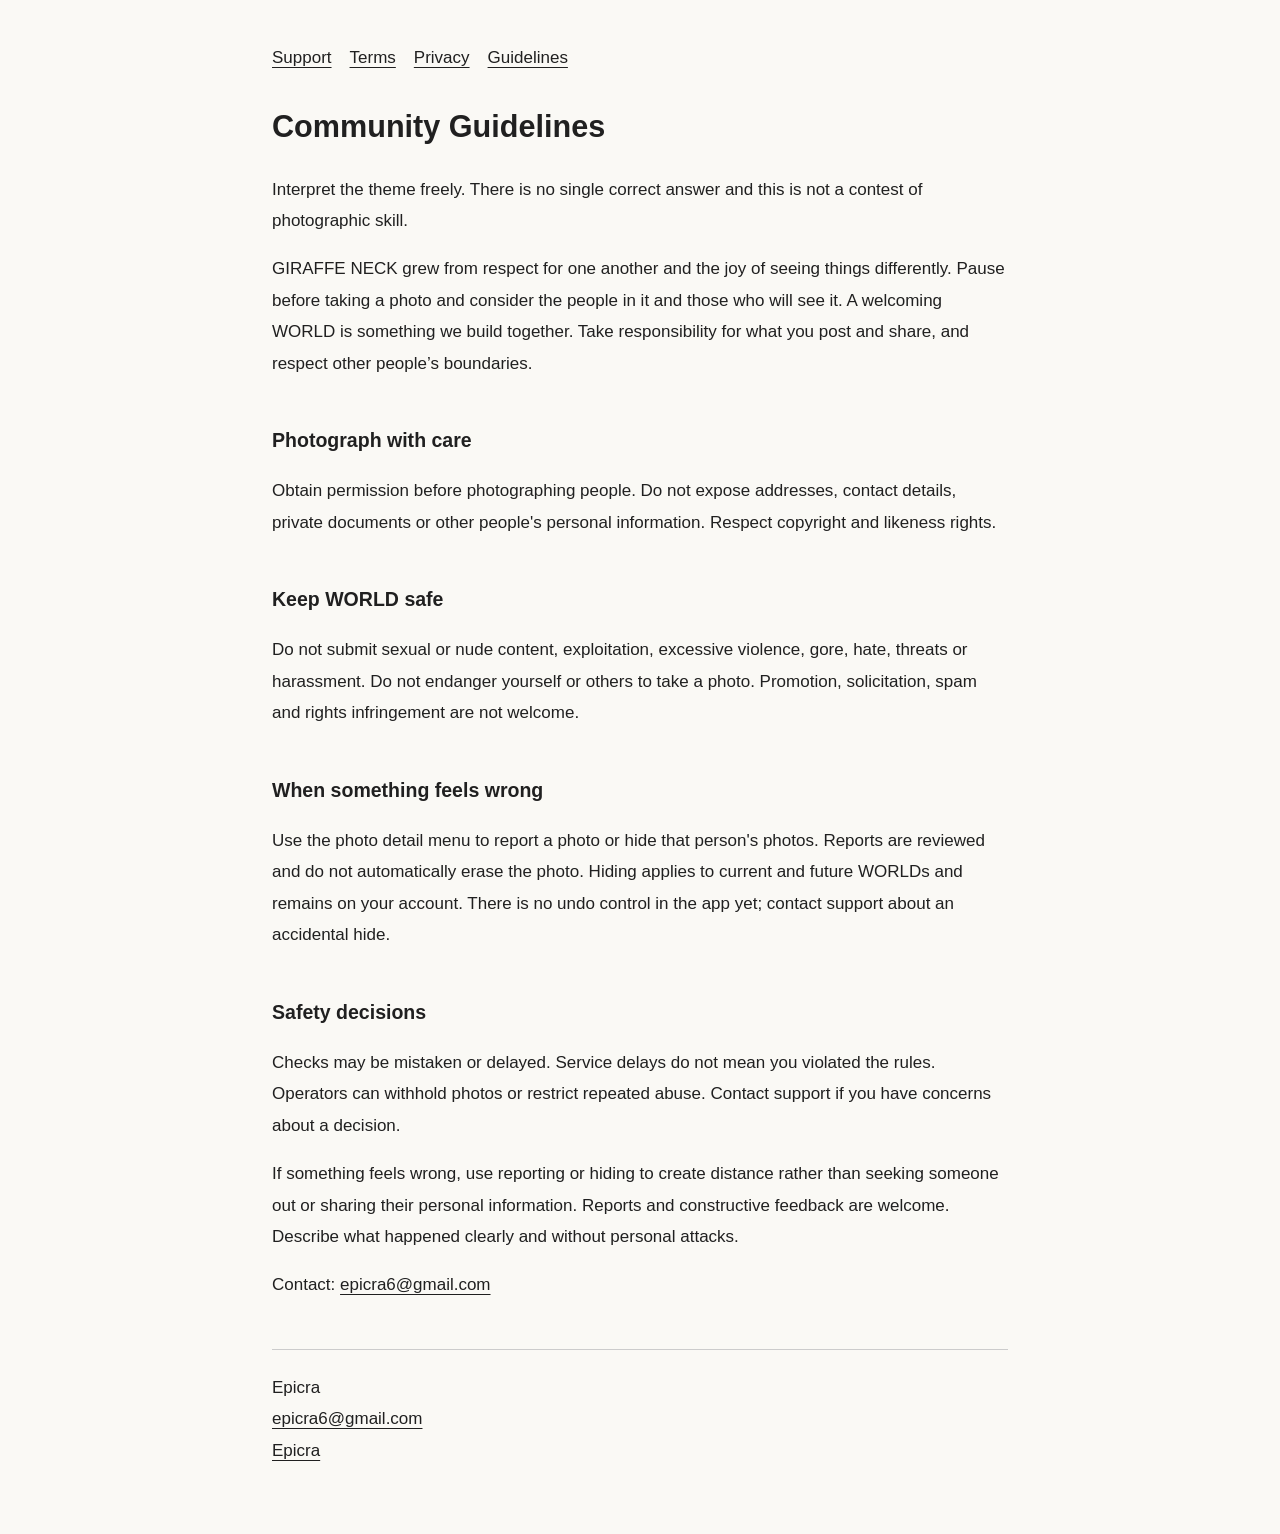
<file: en/community.html>
<!doctype html><html lang="en"><head><meta charset="utf-8"><meta name="viewport" content="width=device-width,initial-scale=1"><title>Community Guidelines</title><link rel="stylesheet" href="../style.css"></head><body><a class="skip" href="#content">Skip to content</a><main><nav aria-label="Legal and support"><a href="index.html">Support</a><a href="terms.html">Terms</a><a href="privacy.html">Privacy</a><a href="community.html">Guidelines</a></nav><article id="content"><h1>Community Guidelines</h1><p>Interpret the theme freely. There is no single correct answer and this is not a contest of photographic skill.</p><p>GIRAFFE NECK grew from respect for one another and the joy of seeing things differently. Pause before taking a photo and consider the people in it and those who will see it. A welcoming WORLD is something we build together. Take responsibility for what you post and share, and respect other people’s boundaries.</p><h2>Photograph with care</h2><p>Obtain permission before photographing people. Do not expose addresses, contact details, private documents or other people&#x27;s personal information. Respect copyright and likeness rights.</p><h2>Keep WORLD safe</h2><p>Do not submit sexual or nude content, exploitation, excessive violence, gore, hate, threats or harassment. Do not endanger yourself or others to take a photo. Promotion, solicitation, spam and rights infringement are not welcome.</p><h2>When something feels wrong</h2><p>Use the photo detail menu to report a photo or hide that person&#x27;s photos. Reports are reviewed and do not automatically erase the photo. Hiding applies to current and future WORLDs and remains on your account. There is no undo control in the app yet; contact support about an accidental hide.</p><h2>Safety decisions</h2><p>Checks may be mistaken or delayed. Service delays do not mean you violated the rules. Operators can withhold photos or restrict repeated abuse. Contact support if you have concerns about a decision.</p><p>If something feels wrong, use reporting or hiding to create distance rather than seeking someone out or sharing their personal information. Reports and constructive feedback are welcome. Describe what happened clearly and without personal attacks.</p><p>Contact: <a href="mailto:epicra6@gmail.com">epicra6@gmail.com</a></p></article><footer>Epicra<br><a href="mailto:epicra6@gmail.com">epicra6@gmail.com</a><br><a href="https://epicra6.github.io/epicra/">Epicra</a></footer></main></body></html>
</file>
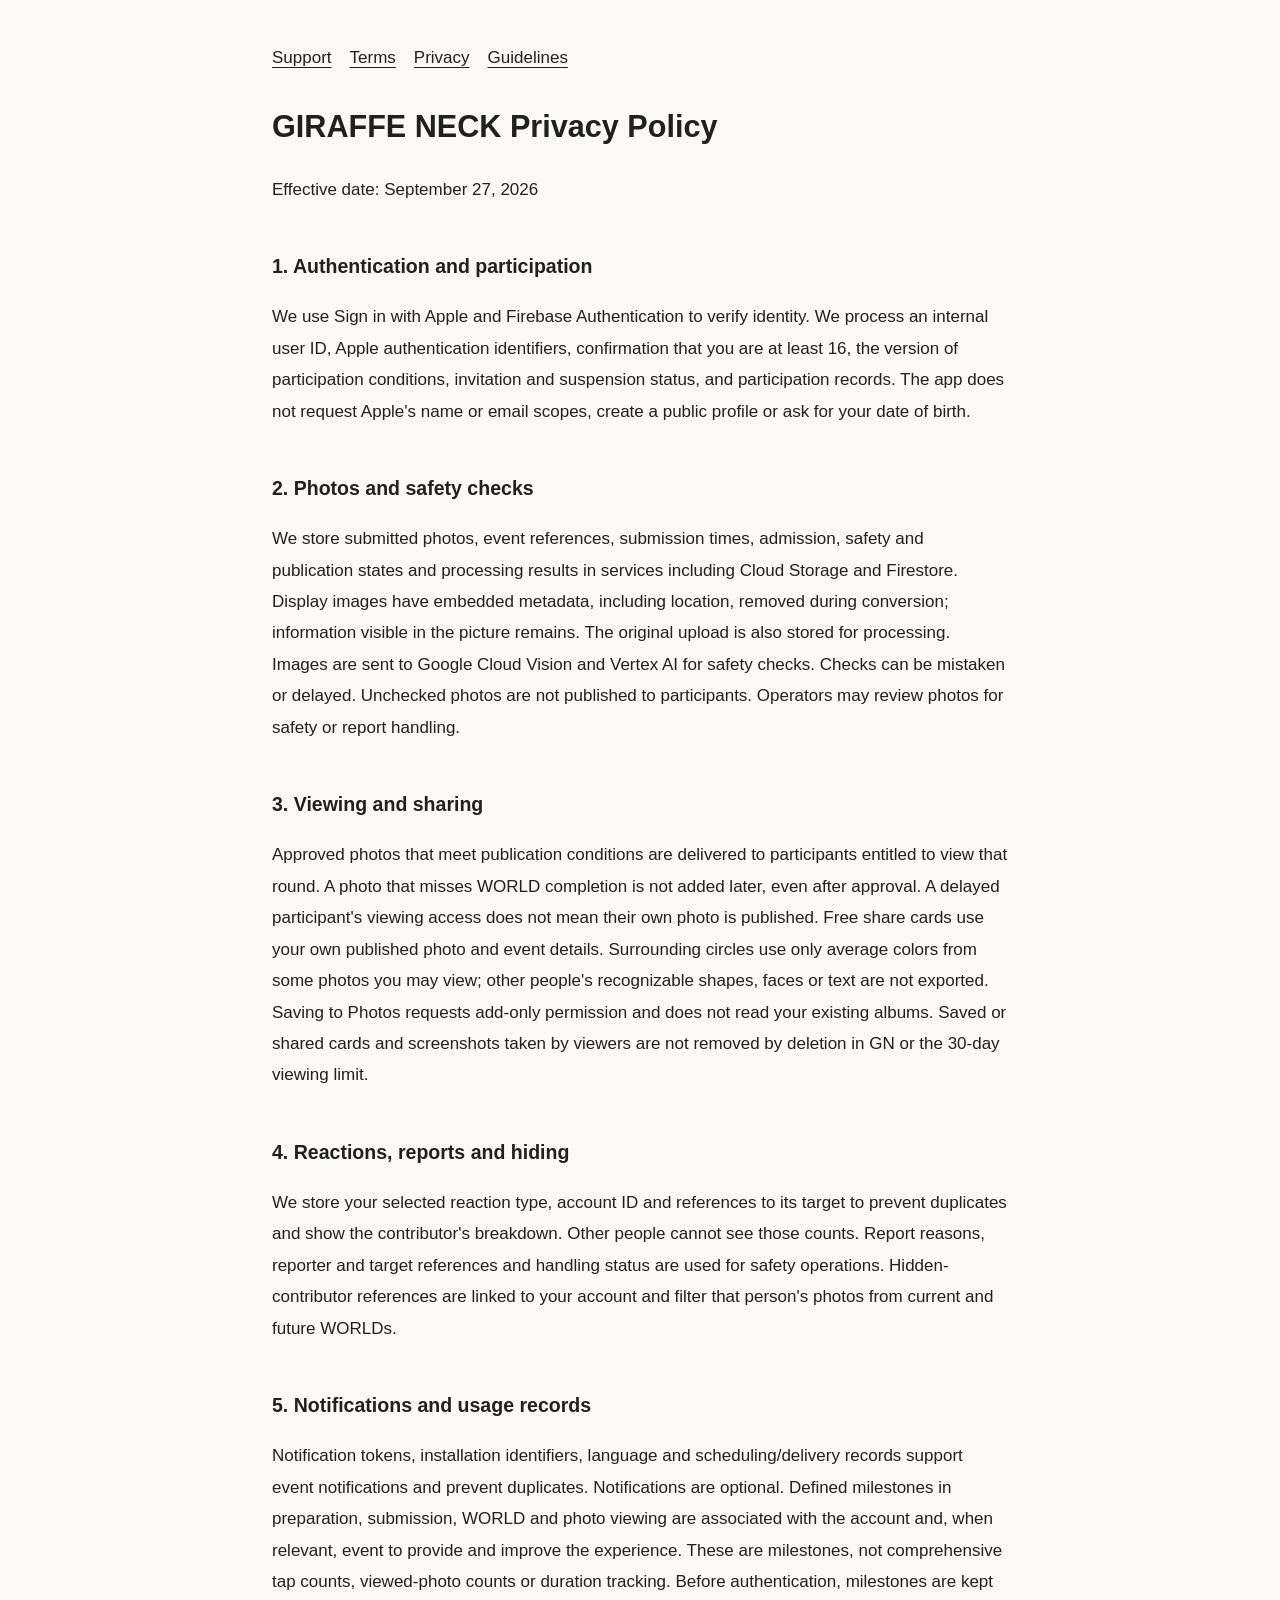
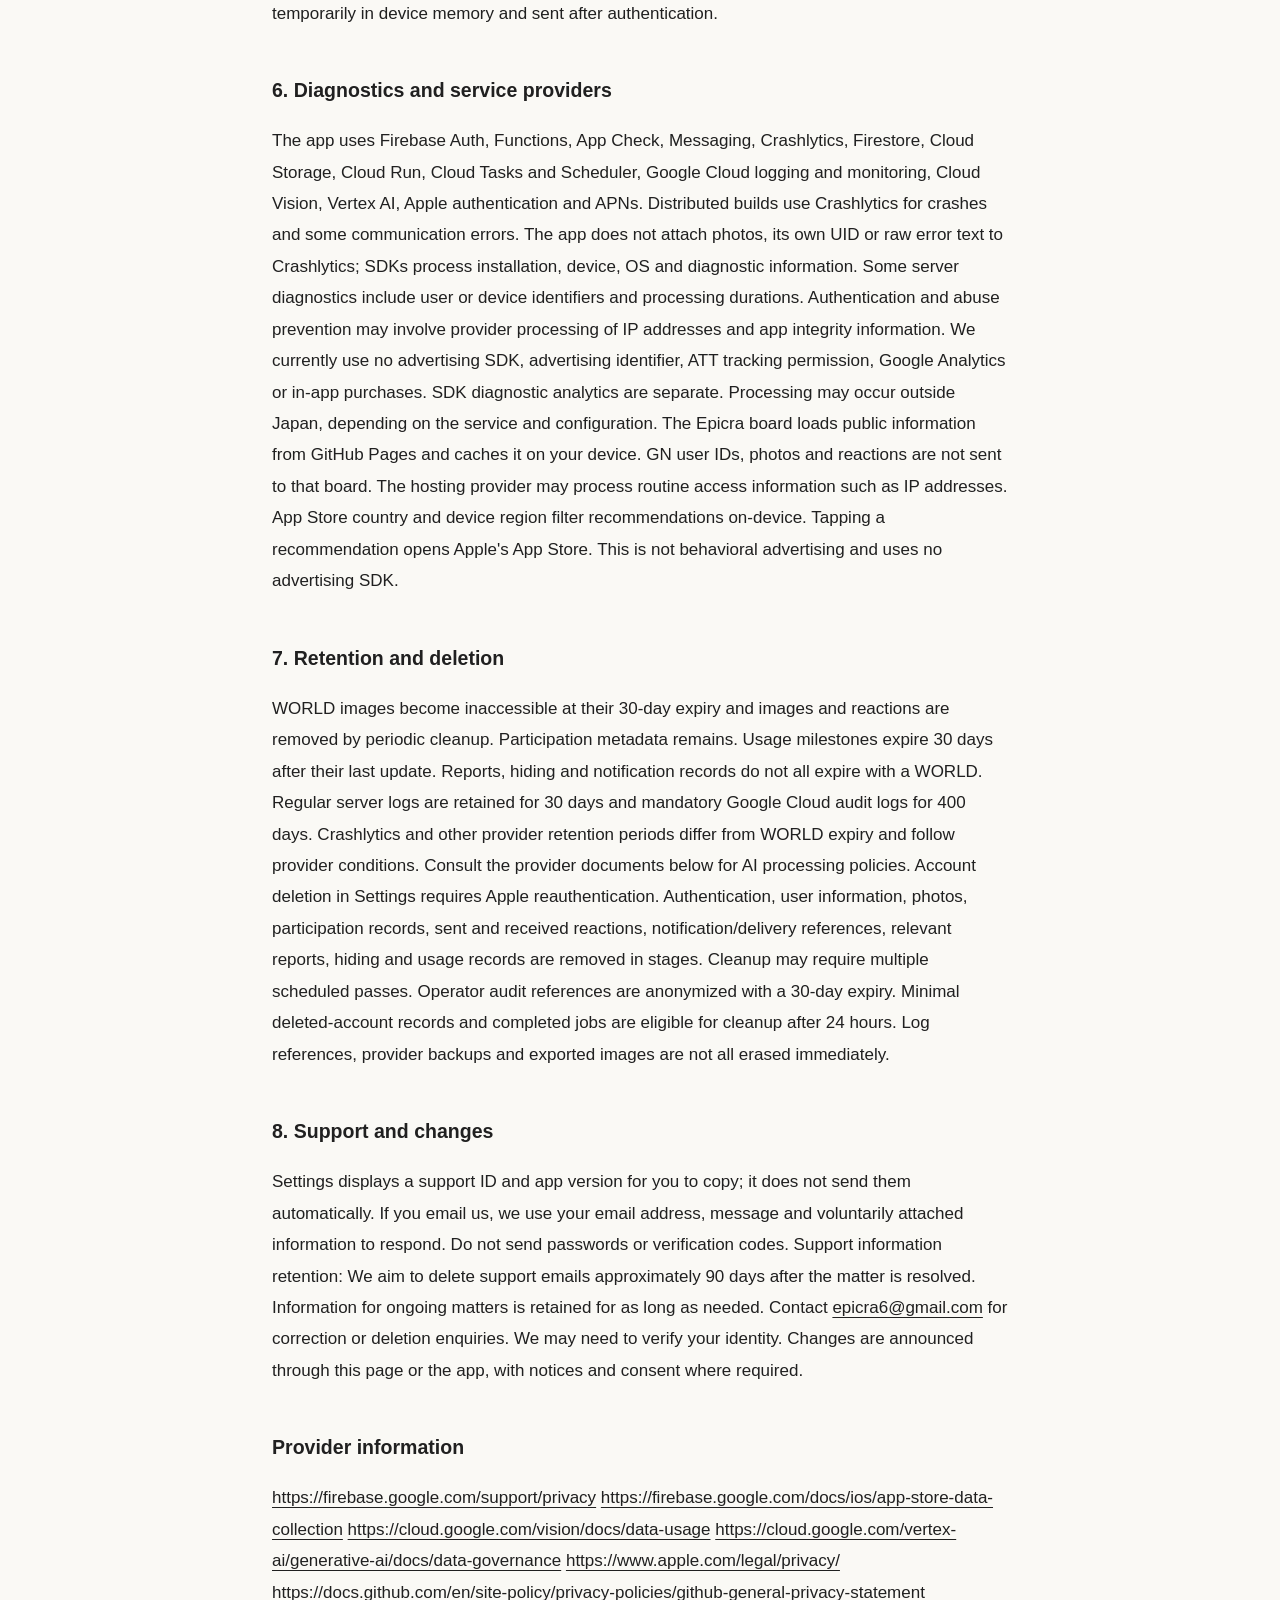
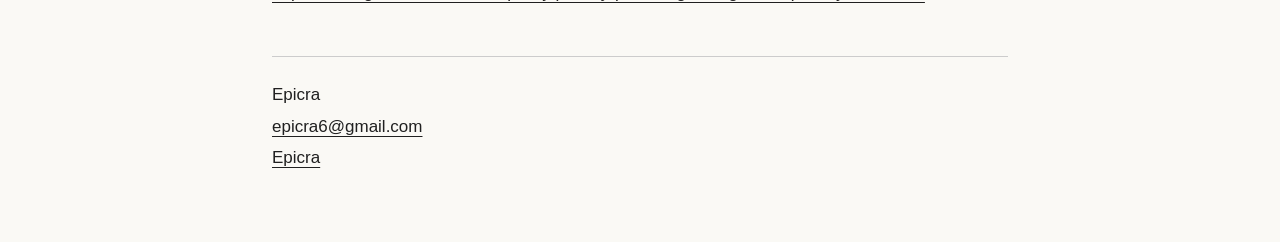
<file: en/privacy.html>
<!doctype html><html lang="en"><head><meta charset="utf-8"><meta name="viewport" content="width=device-width,initial-scale=1"><title>GIRAFFE NECK Privacy Policy</title><link rel="stylesheet" href="../style.css"></head><body><a class="skip" href="#content">Skip to content</a><main><nav aria-label="Legal and support"><a href="index.html">Support</a><a href="terms.html">Terms</a><a href="privacy.html">Privacy</a><a href="community.html">Guidelines</a></nav><article id="content"><h1>GIRAFFE NECK Privacy Policy</h1><p>Effective date: September 27, 2026</p><h2>1. Authentication and participation</h2><p>We use Sign in with Apple and Firebase Authentication to verify identity. We process an internal user ID, Apple authentication identifiers, confirmation that you are at least 16, the version of participation conditions, invitation and suspension status, and participation records. The app does not request Apple&#x27;s name or email scopes, create a public profile or ask for your date of birth.</p><h2>2. Photos and safety checks</h2><p>We store submitted photos, event references, submission times, admission, safety and publication states and processing results in services including Cloud Storage and Firestore. Display images have embedded metadata, including location, removed during conversion; information visible in the picture remains. The original upload is also stored for processing. Images are sent to Google Cloud Vision and Vertex AI for safety checks. Checks can be mistaken or delayed. Unchecked photos are not published to participants. Operators may review photos for safety or report handling.</p><h2>3. Viewing and sharing</h2><p>Approved photos that meet publication conditions are delivered to participants entitled to view that round. A photo that misses WORLD completion is not added later, even after approval. A delayed participant&#x27;s viewing access does not mean their own photo is published. Free share cards use your own published photo and event details. Surrounding circles use only average colors from some photos you may view; other people&#x27;s recognizable shapes, faces or text are not exported. Saving to Photos requests add-only permission and does not read your existing albums. Saved or shared cards and screenshots taken by viewers are not removed by deletion in GN or the 30-day viewing limit.</p><h2>4. Reactions, reports and hiding</h2><p>We store your selected reaction type, account ID and references to its target to prevent duplicates and show the contributor&#x27;s breakdown. Other people cannot see those counts. Report reasons, reporter and target references and handling status are used for safety operations. Hidden-contributor references are linked to your account and filter that person&#x27;s photos from current and future WORLDs.</p><h2>5. Notifications and usage records</h2><p>Notification tokens, installation identifiers, language and scheduling/delivery records support event notifications and prevent duplicates. Notifications are optional. Defined milestones in preparation, submission, WORLD and photo viewing are associated with the account and, when relevant, event to provide and improve the experience. These are milestones, not comprehensive tap counts, viewed-photo counts or duration tracking. Before authentication, milestones are kept temporarily in device memory and sent after authentication.</p><h2>6. Diagnostics and service providers</h2><p>The app uses Firebase Auth, Functions, App Check, Messaging, Crashlytics, Firestore, Cloud Storage, Cloud Run, Cloud Tasks and Scheduler, Google Cloud logging and monitoring, Cloud Vision, Vertex AI, Apple authentication and APNs. Distributed builds use Crashlytics for crashes and some communication errors. The app does not attach photos, its own UID or raw error text to Crashlytics; SDKs process installation, device, OS and diagnostic information. Some server diagnostics include user or device identifiers and processing durations. Authentication and abuse prevention may involve provider processing of IP addresses and app integrity information. We currently use no advertising SDK, advertising identifier, ATT tracking permission, Google Analytics or in-app purchases. SDK diagnostic analytics are separate. Processing may occur outside Japan, depending on the service and configuration. The Epicra board loads public information from GitHub Pages and caches it on your device. GN user IDs, photos and reactions are not sent to that board. The hosting provider may process routine access information such as IP addresses. App Store country and device region filter recommendations on-device. Tapping a recommendation opens Apple&#x27;s App Store. This is not behavioral advertising and uses no advertising SDK.</p><h2>7. Retention and deletion</h2><p>WORLD images become inaccessible at their 30-day expiry and images and reactions are removed by periodic cleanup. Participation metadata remains. Usage milestones expire 30 days after their last update. Reports, hiding and notification records do not all expire with a WORLD. Regular server logs are retained for 30 days and mandatory Google Cloud audit logs for 400 days. Crashlytics and other provider retention periods differ from WORLD expiry and follow provider conditions. Consult the provider documents below for AI processing policies. Account deletion in Settings requires Apple reauthentication. Authentication, user information, photos, participation records, sent and received reactions, notification/delivery references, relevant reports, hiding and usage records are removed in stages. Cleanup may require multiple scheduled passes. Operator audit references are anonymized with a 30-day expiry. Minimal deleted-account records and completed jobs are eligible for cleanup after 24 hours. Log references, provider backups and exported images are not all erased immediately.</p><h2>8. Support and changes</h2><p>Settings displays a support ID and app version for you to copy; it does not send them automatically. If you email us, we use your email address, message and voluntarily attached information to respond. Do not send passwords or verification codes. Support information retention: We aim to delete support emails approximately 90 days after the matter is resolved. Information for ongoing matters is retained for as long as needed. Contact <a href="mailto:epicra6@gmail.com">epicra6@gmail.com</a> for correction or deletion enquiries. We may need to verify your identity. Changes are announced through this page or the app, with notices and consent where required.</p><h2>Provider information</h2><p><a href="https://firebase.google.com/support/privacy">https://firebase.google.com/support/privacy</a> <a href="https://firebase.google.com/docs/ios/app-store-data-collection">https://firebase.google.com/docs/ios/app-store-data-collection</a> <a href="https://cloud.google.com/vision/docs/data-usage">https://cloud.google.com/vision/docs/data-usage</a> <a href="https://cloud.google.com/vertex-ai/generative-ai/docs/data-governance">https://cloud.google.com/vertex-ai/generative-ai/docs/data-governance</a> <a href="https://www.apple.com/legal/privacy/">https://www.apple.com/legal/privacy/</a> <a href="https://docs.github.com/en/site-policy/privacy-policies/github-general-privacy-statement">https://docs.github.com/en/site-policy/privacy-policies/github-general-privacy-statement</a></p></article><footer>Epicra<br><a href="mailto:epicra6@gmail.com">epicra6@gmail.com</a><br><a href="https://epicra6.github.io/epicra/">Epicra</a></footer></main></body></html>
</file>
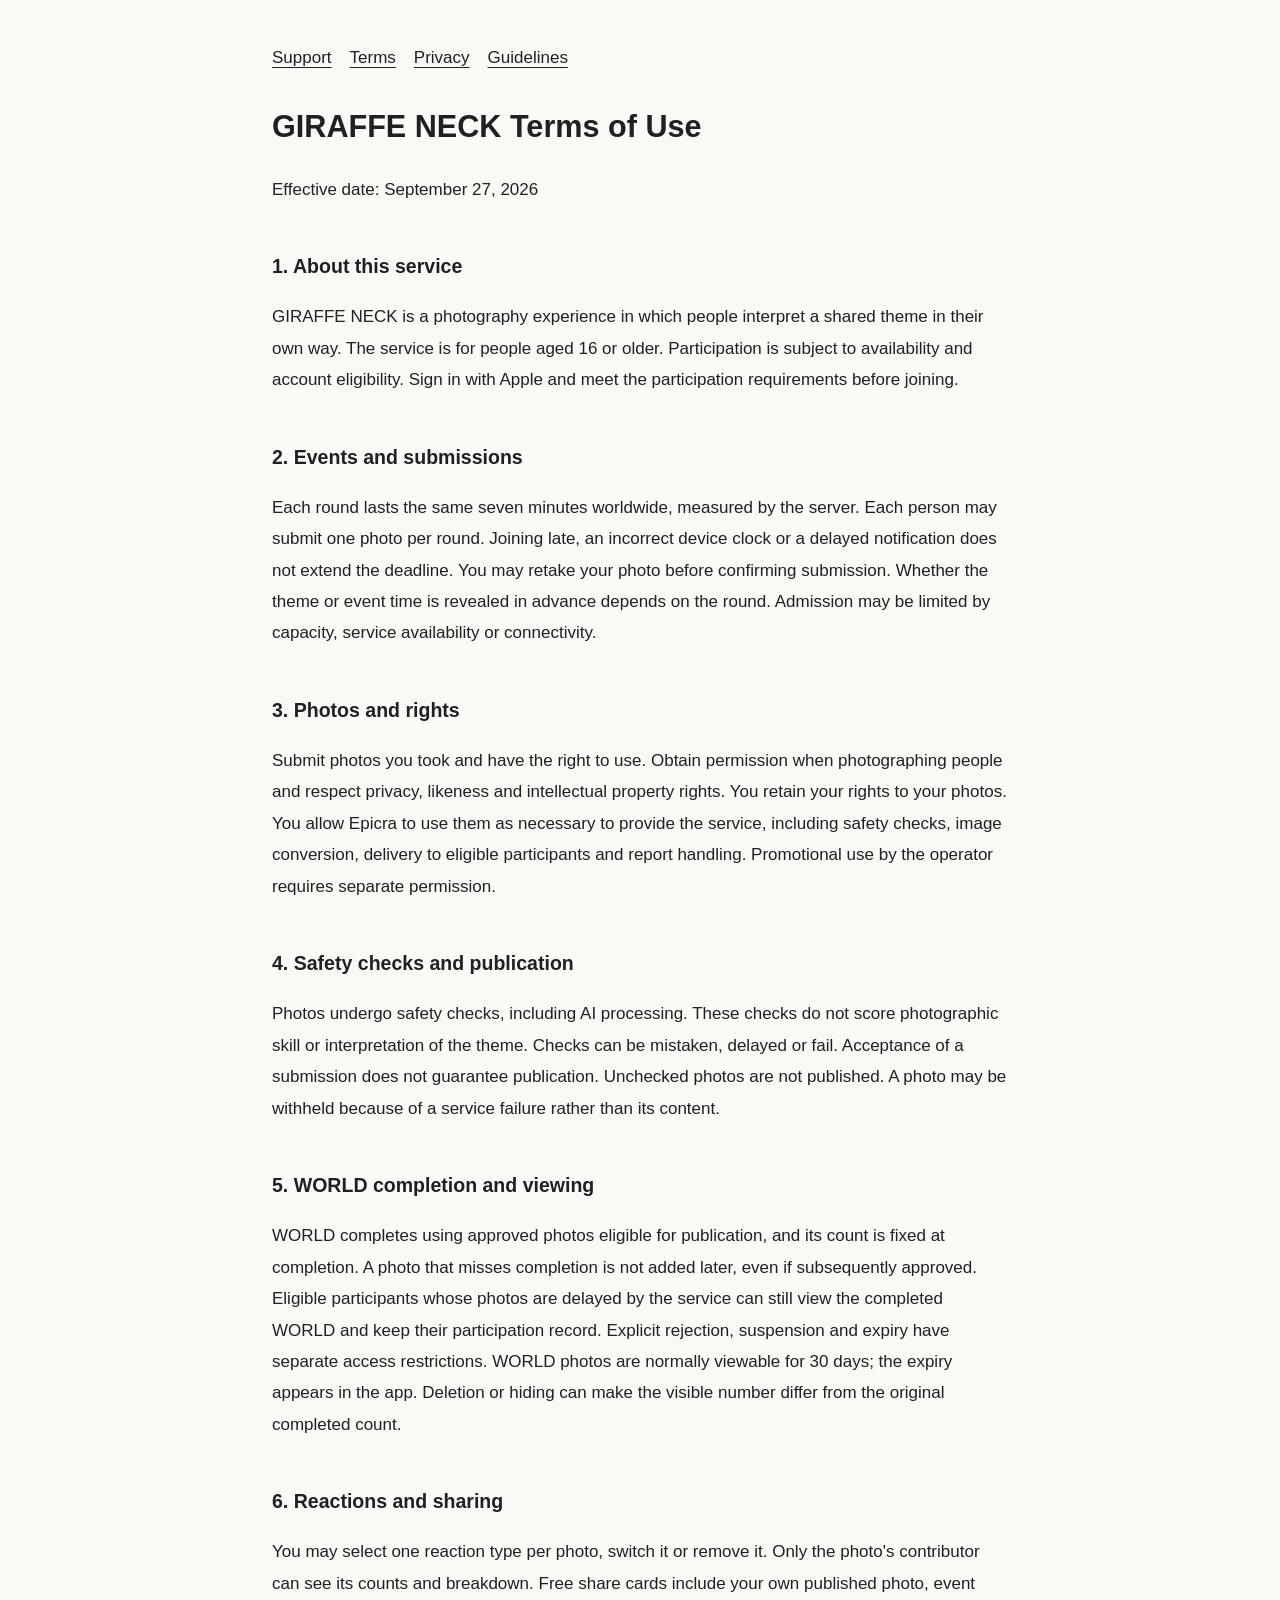
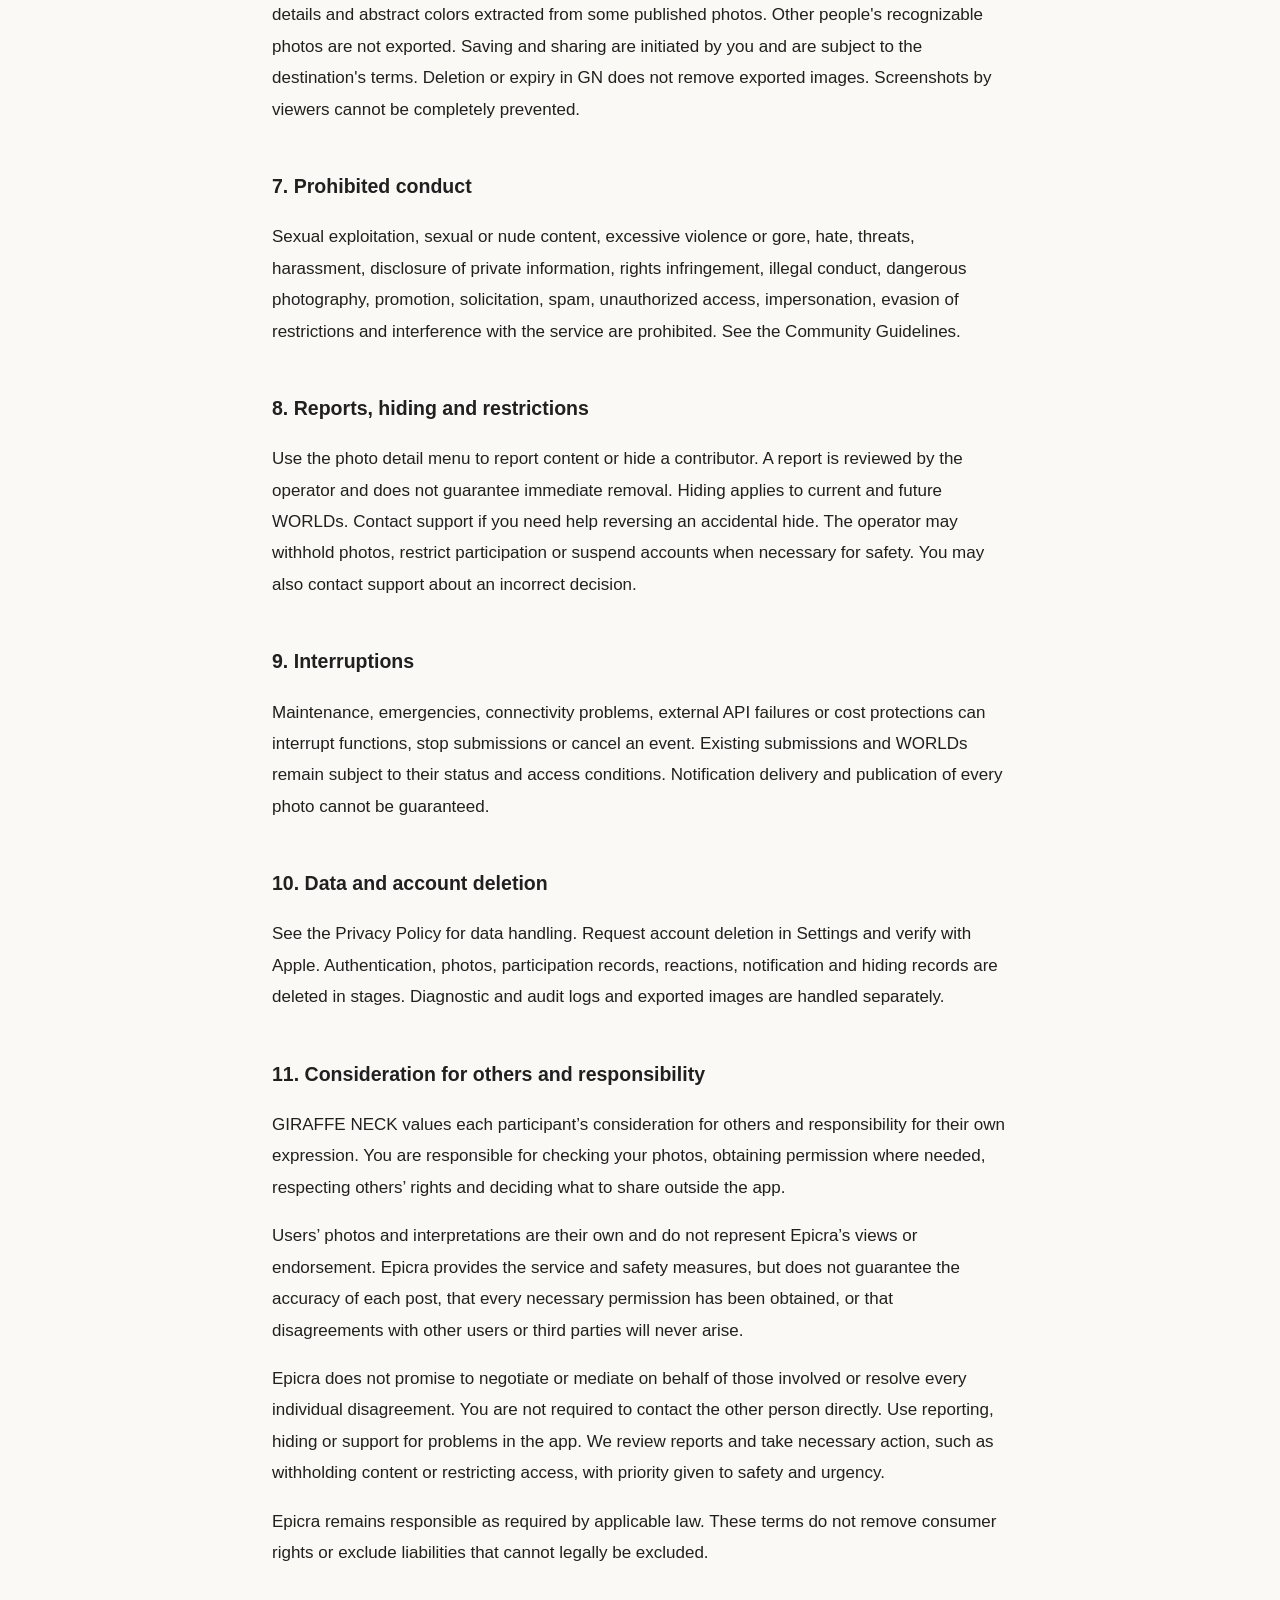
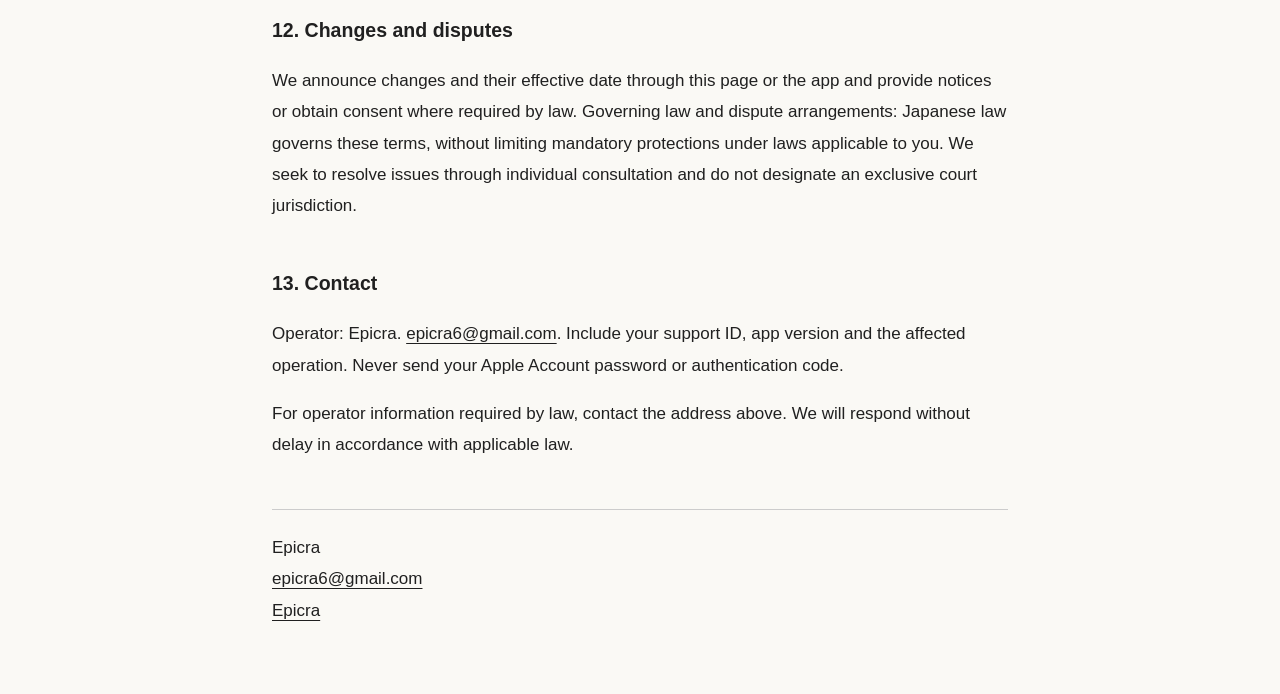
<file: en/terms.html>
<!doctype html><html lang="en"><head><meta charset="utf-8"><meta name="viewport" content="width=device-width,initial-scale=1"><title>GIRAFFE NECK Terms of Use</title><link rel="stylesheet" href="../style.css"></head><body><a class="skip" href="#content">Skip to content</a><main><nav aria-label="Legal and support"><a href="index.html">Support</a><a href="terms.html">Terms</a><a href="privacy.html">Privacy</a><a href="community.html">Guidelines</a></nav><article id="content"><h1>GIRAFFE NECK Terms of Use</h1><p>Effective date: September 27, 2026</p><h2>1. About this service</h2><p>GIRAFFE NECK is a photography experience in which people interpret a shared theme in their own way. The service is for people aged 16 or older. Participation is subject to availability and account eligibility. Sign in with Apple and meet the participation requirements before joining.</p><h2>2. Events and submissions</h2><p>Each round lasts the same seven minutes worldwide, measured by the server. Each person may submit one photo per round. Joining late, an incorrect device clock or a delayed notification does not extend the deadline. You may retake your photo before confirming submission. Whether the theme or event time is revealed in advance depends on the round. Admission may be limited by capacity, service availability or connectivity.</p><h2>3. Photos and rights</h2><p>Submit photos you took and have the right to use. Obtain permission when photographing people and respect privacy, likeness and intellectual property rights. You retain your rights to your photos. You allow Epicra to use them as necessary to provide the service, including safety checks, image conversion, delivery to eligible participants and report handling. Promotional use by the operator requires separate permission.</p><h2>4. Safety checks and publication</h2><p>Photos undergo safety checks, including AI processing. These checks do not score photographic skill or interpretation of the theme. Checks can be mistaken, delayed or fail. Acceptance of a submission does not guarantee publication. Unchecked photos are not published. A photo may be withheld because of a service failure rather than its content.</p><h2>5. WORLD completion and viewing</h2><p>WORLD completes using approved photos eligible for publication, and its count is fixed at completion. A photo that misses completion is not added later, even if subsequently approved. Eligible participants whose photos are delayed by the service can still view the completed WORLD and keep their participation record. Explicit rejection, suspension and expiry have separate access restrictions. WORLD photos are normally viewable for 30 days; the expiry appears in the app. Deletion or hiding can make the visible number differ from the original completed count.</p><h2>6. Reactions and sharing</h2><p>You may select one reaction type per photo, switch it or remove it. Only the photo&#x27;s contributor can see its counts and breakdown. Free share cards include your own published photo, event details and abstract colors extracted from some published photos. Other people&#x27;s recognizable photos are not exported. Saving and sharing are initiated by you and are subject to the destination&#x27;s terms. Deletion or expiry in GN does not remove exported images. Screenshots by viewers cannot be completely prevented.</p><h2>7. Prohibited conduct</h2><p>Sexual exploitation, sexual or nude content, excessive violence or gore, hate, threats, harassment, disclosure of private information, rights infringement, illegal conduct, dangerous photography, promotion, solicitation, spam, unauthorized access, impersonation, evasion of restrictions and interference with the service are prohibited. See the Community Guidelines.</p><h2>8. Reports, hiding and restrictions</h2><p>Use the photo detail menu to report content or hide a contributor. A report is reviewed by the operator and does not guarantee immediate removal. Hiding applies to current and future WORLDs. Contact support if you need help reversing an accidental hide. The operator may withhold photos, restrict participation or suspend accounts when necessary for safety. You may also contact support about an incorrect decision.</p><h2>9. Interruptions</h2><p>Maintenance, emergencies, connectivity problems, external API failures or cost protections can interrupt functions, stop submissions or cancel an event. Existing submissions and WORLDs remain subject to their status and access conditions. Notification delivery and publication of every photo cannot be guaranteed.</p><h2>10. Data and account deletion</h2><p>See the Privacy Policy for data handling. Request account deletion in Settings and verify with Apple. Authentication, photos, participation records, reactions, notification and hiding records are deleted in stages. Diagnostic and audit logs and exported images are handled separately.</p><h2>11. Consideration for others and responsibility</h2><p>GIRAFFE NECK values each participant’s consideration for others and responsibility for their own expression. You are responsible for checking your photos, obtaining permission where needed, respecting others’ rights and deciding what to share outside the app.</p><p>Users’ photos and interpretations are their own and do not represent Epicra’s views or endorsement. Epicra provides the service and safety measures, but does not guarantee the accuracy of each post, that every necessary permission has been obtained, or that disagreements with other users or third parties will never arise.</p><p>Epicra does not promise to negotiate or mediate on behalf of those involved or resolve every individual disagreement. You are not required to contact the other person directly. Use reporting, hiding or support for problems in the app. We review reports and take necessary action, such as withholding content or restricting access, with priority given to safety and urgency.</p><p>Epicra remains responsible as required by applicable law. These terms do not remove consumer rights or exclude liabilities that cannot legally be excluded.</p><h2>12. Changes and disputes</h2><p>We announce changes and their effective date through this page or the app and provide notices or obtain consent where required by law. Governing law and dispute arrangements: Japanese law governs these terms, without limiting mandatory protections under laws applicable to you. We seek to resolve issues through individual consultation and do not designate an exclusive court jurisdiction.</p><h2>13. Contact</h2><p>Operator: Epicra. <a href="mailto:epicra6@gmail.com">epicra6@gmail.com</a>. Include your support ID, app version and the affected operation. Never send your Apple Account password or authentication code.</p><p>For operator information required by law, contact the address above. We will respond without delay in accordance with applicable law.</p></article><footer>Epicra<br><a href="mailto:epicra6@gmail.com">epicra6@gmail.com</a><br><a href="https://epicra6.github.io/epicra/">Epicra</a></footer></main></body></html>
</file>
<file: style.css>
:root{color-scheme:light dark;font:17px/1.85 -apple-system,BlinkMacSystemFont,"Helvetica Neue",sans-serif;color:#202020;background:#faf9f5}*{box-sizing:border-box}main{max-width:780px;margin:0 auto;padding:28px 22px 60px}nav{display:flex;flex-wrap:wrap;gap:6px 18px;margin-bottom:24px}nav a{min-height:44px;display:inline-flex;align-items:center}a{color:inherit;text-underline-offset:4px;overflow-wrap:anywhere}a:focus-visible{outline:3px solid #3478c3;outline-offset:4px}h1{font-size:1.8rem;line-height:1.4;overflow-wrap:anywhere}h2{font-size:1.15rem;margin-top:2.2em}p,li{overflow-wrap:anywhere}ul{padding-left:1.3em}footer{margin-top:48px;border-top:1px solid #ccc;padding-top:22px}.draft{padding:12px 16px;background:#efe6cb;border-radius:8px;font-size:.9rem}.skip{position:absolute;top:-100px}.skip:focus{top:4px;background:#fff;color:#111;padding:8px;z-index:2}@media(max-width:380px){main{padding-inline:16px}h1{font-size:1.55rem}}@media(prefers-color-scheme:dark){:root{color:#eee;background:#161616}.draft{background:#393222}footer{border-color:#555}}
</file>
